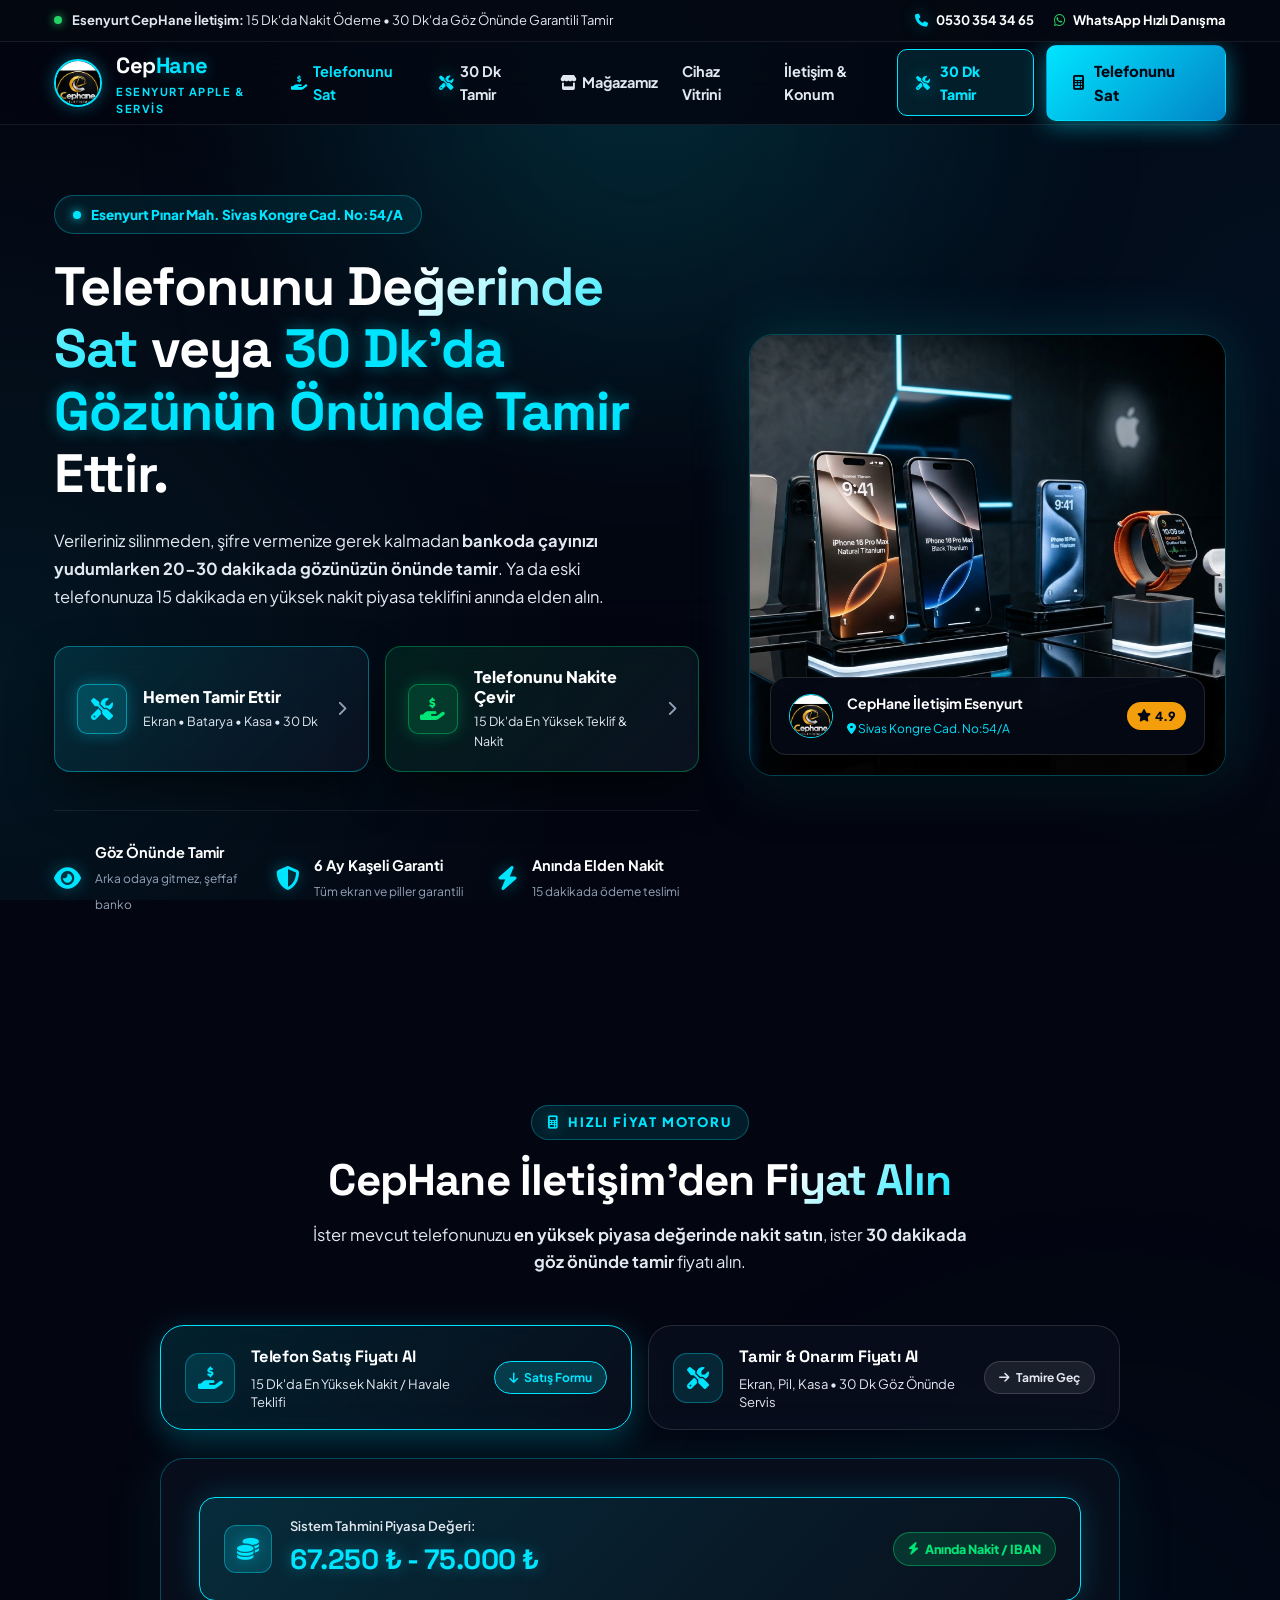
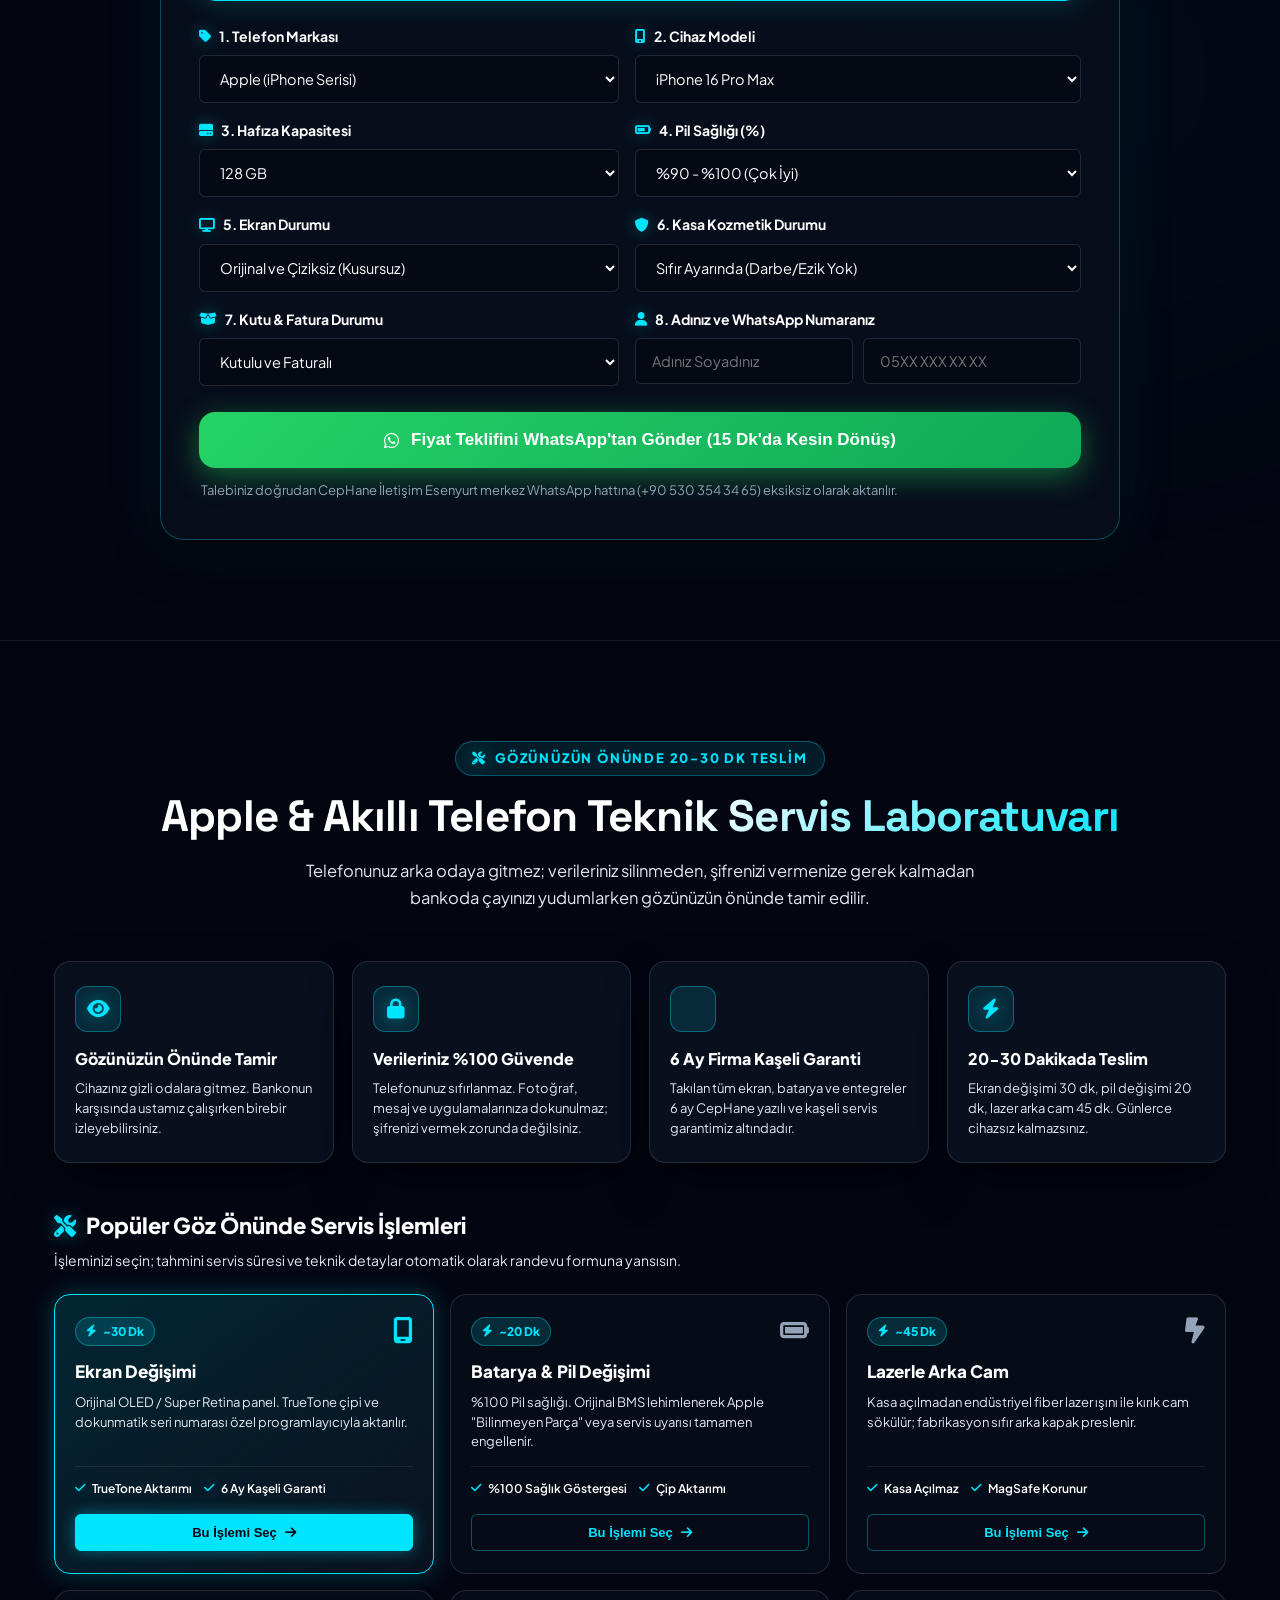
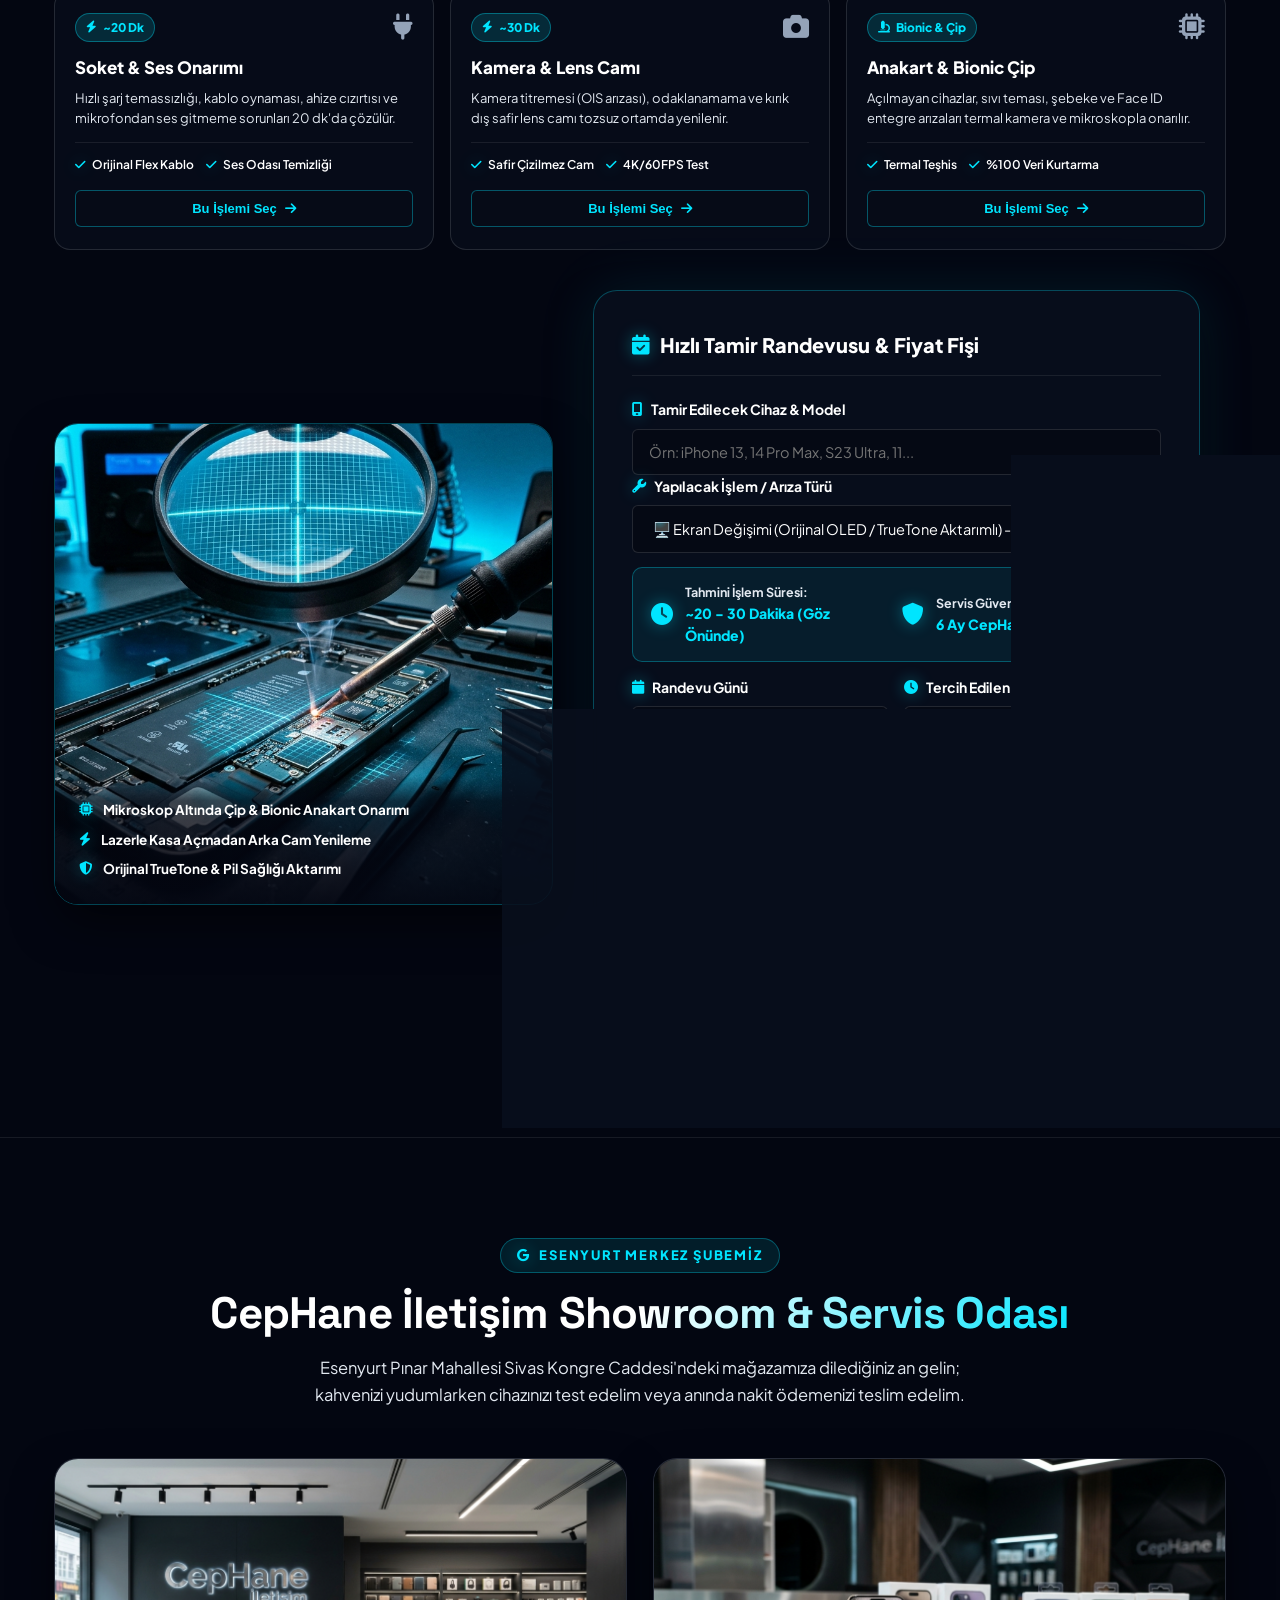
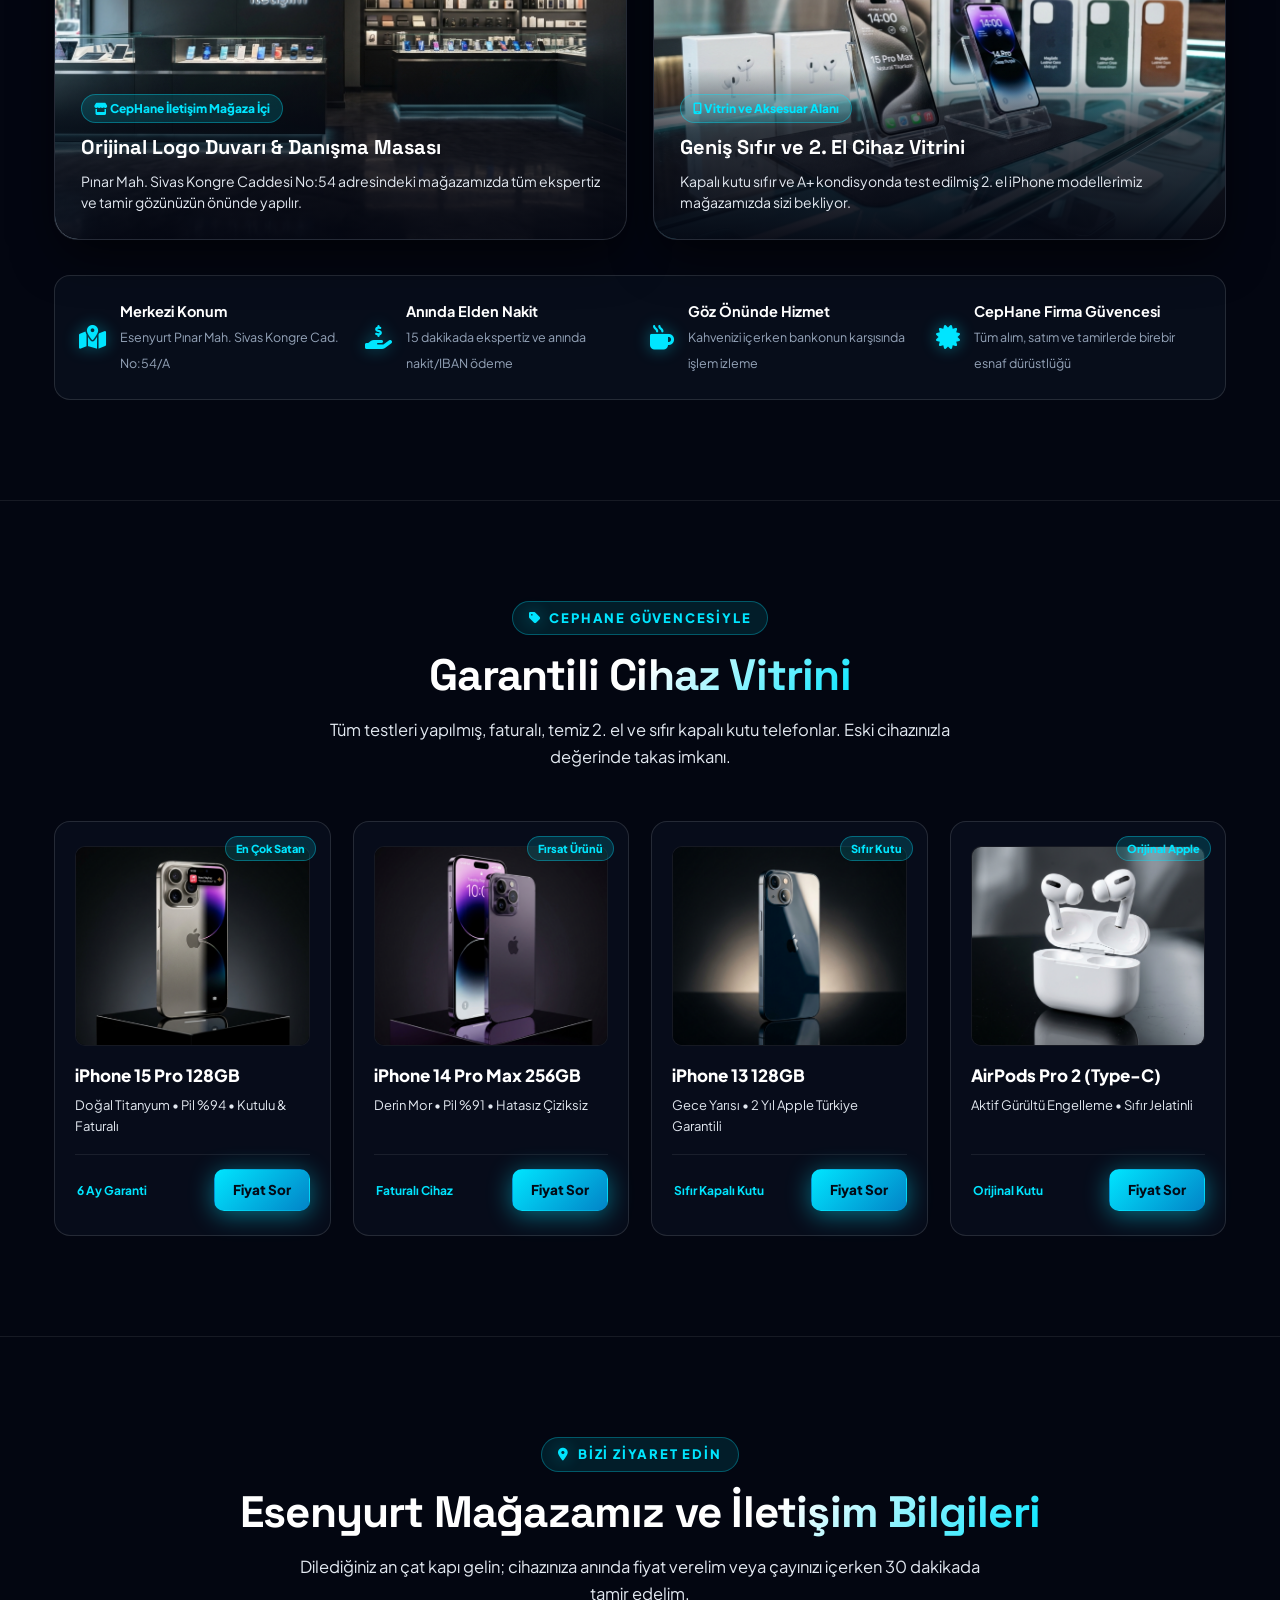
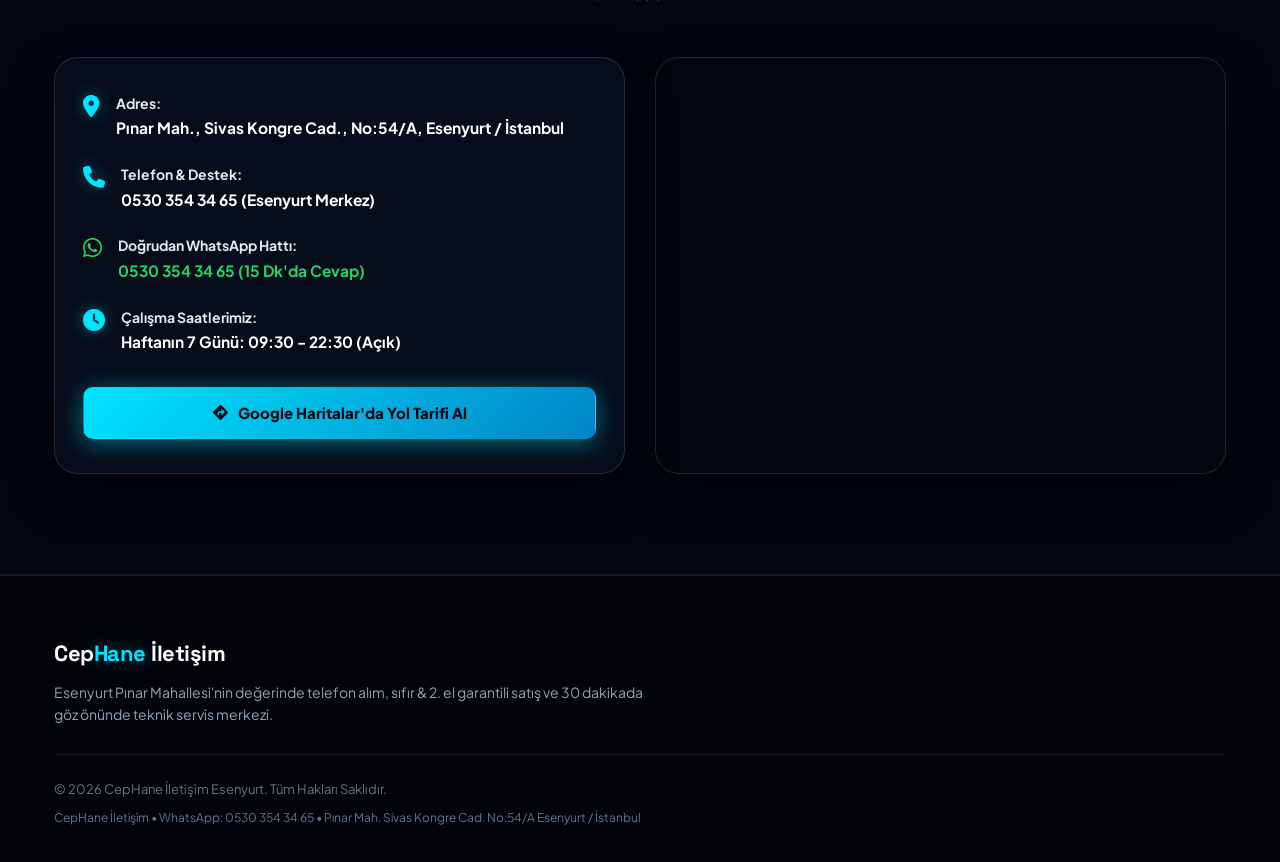
<file: cephane/index.html>
<!DOCTYPE html>
<html lang="tr">
<head>
  <meta charset="UTF-8">
  <meta name="viewport" content="width=device-width, initial-scale=1.0">
  <title>CepHane İletişim Esenyurt | Değerinde Telefon Satışı & 30 Dk Göz Önünde Tamir</title>
  <meta name="description" content="CepHane İletişim Esenyurt: Telefonunuzu 15 dakikada en yüksek nakite çevirin veya gözünüzün önünde 30 dakikada garantili tamir ettirin. WhatsApp: 0530 354 34 65">
  
  <!-- Fonts & Icons -->
  <link rel="preconnect" href="https://fonts.googleapis.com">
  <link rel="preconnect" href="https://fonts.gstatic.com" crossorigin>
  <link href="https://fonts.googleapis.com/css2?family=Plus+Jakarta+Sans:wght@400;500;600;700;800&family=Space+Grotesk:wght@600;700;800&display=swap" rel="stylesheet">
  <link rel="stylesheet" href="https://cdnjs.cloudflare.com/ajax/libs/font-awesome/6.5.1/css/all.min.css">
  
  <link rel="stylesheet" href="style.css?v=3.0">
</head>
<body>

  <!-- Ambient Ambient Glows -->
  <div class="ambient-glow ambient-glow-top"></div>
  <div class="ambient-glow ambient-glow-center"></div>

  <!-- Top Announcement Bar -->
  <div class="top-banner">
    <div class="container top-banner-content">
      <div class="top-badge-pulse">
        <span class="live-dot-green"></span>
        <span><strong>Esenyurt CepHane İletişim:</strong> 15 Dk'da Nakit Ödeme • 30 Dk'da Göz Önünde Garantili Tamir</span>
      </div>
      <div class="top-contacts">
        <a href="tel:05303543465"><i class="fa-solid fa-phone text-cyan"></i> 0530 354 34 65</a>
        <a href="https://wa.me/905303543465?text=Merhaba%20CepHane%20İletişim,%20fiyat%20almak%20istiyorum." target="_blank" class="top-wa-link">
          <i class="fa-brands fa-whatsapp text-whatsapp"></i> WhatsApp Hızlı Danışma
        </a>
      </div>
    </div>
  </div>

  <!-- Navbar -->
  <header class="navbar-wrapper">
    <nav class="container navbar">
      <a href="#hero" class="nav-brand">
        <img src="assets/logo.png" alt="CepHane İletişim Logo" class="brand-logo">
        <div class="brand-text">
          <span class="brand-name">Cep<span class="text-cyan">Hane</span></span>
          <span class="brand-tag">Esenyurt Apple & Servis</span>
        </div>
      </a>

      <div class="nav-links">
        <a href="#degerleme" class="nav-highlight"><i class="fa-solid fa-hand-holding-dollar"></i> Telefonunu Sat</a>
        <a href="#tamir-randevu" class="nav-repair-link"><i class="fa-solid fa-screwdriver-wrench text-cyan"></i> 30 Dk Tamir</a>
        <a href="#magaza"><i class="fa-solid fa-store"></i> Mağazamız</a>
        <a href="#vitrin">Cihaz Vitrini</a>
        <a href="#iletisim">İletişim & Konum</a>
      </div>

      <div class="nav-actions">
        <a href="#tamir-randevu" class="btn btn-nav-repair">
          <i class="fa-solid fa-screwdriver-wrench text-cyan"></i> 30 Dk Tamir
        </a>
        <a href="#degerleme" class="btn btn-primary">
          <i class="fa-solid fa-calculator"></i> Telefonunu Sat
        </a>
      </div>

      <button class="mobile-menu-btn" id="mobileMenuBtn" aria-label="Menü">
        <i class="fa-solid fa-bars"></i>
      </button>
    </nav>
  </header>

  <!-- Mobile Drawer -->
  <div class="mobile-drawer" id="mobileDrawer">
    <a href="#degerleme" class="mobile-nav-link text-cyan"><i class="fa-solid fa-hand-holding-dollar"></i> Telefonunu Sat (Nakit)</a>
    <a href="#tamir-randevu" class="mobile-nav-link"><i class="fa-solid fa-screwdriver-wrench"></i> 30 Dk Tamir Randevusu</a>
    <a href="#magaza" class="mobile-nav-link"><i class="fa-solid fa-store"></i> Mağazamız & Google Fotoğrafları</a>
    <a href="#vitrin" class="mobile-nav-link"><i class="fa-solid fa-mobile-screen"></i> Vitrindeki Cihazlar</a>
    <a href="#iletisim" class="mobile-nav-link"><i class="fa-solid fa-location-dot"></i> İletişim & Konum</a>
    <a href="tel:05303543465" class="btn btn-primary w-full"><i class="fa-solid fa-phone"></i> Hemen Ara (0530 354 34 65)</a>
  </div>

  <!-- HERO SECTION -->
  <section class="hero-section" id="hero">
    <div class="container hero-grid">
      <div class="hero-content">
        <div class="hero-badge">
          <span class="badge-dot"></span>
          <span>Esenyurt Pınar Mah. Sivas Kongre Cad. No:54/A</span>
        </div>
        
        <h1 class="hero-title">
          Telefonunu <span class="gradient-text">Değerinde Sat</span> veya <span class="text-cyan">30 Dk'da Gözünün Önünde Tamir</span> Ettir.
        </h1>
        
        <p class="hero-desc">
          Verileriniz silinmeden, şifre vermenize gerek kalmadan <strong>bankoda çayınızı yudumlarken 20-30 dakikada gözünüzün önünde tamir</strong>. Ya da eski telefonunuza 15 dakikada en yüksek nakit piyasa teklifini anında elden alın.
        </p>

        <!-- İkili Seçici Butonlar -->
        <div class="hero-dual-selector">
          <a href="#tamir-randevu" class="hero-selector-card hero-repair-card">
            <div class="selector-icon"><i class="fa-solid fa-screwdriver-wrench"></i></div>
            <div class="selector-text">
              <strong>Hemen Tamir Ettir</strong>
              <small>Ekran • Batarya • Kasa • 30 Dk</small>
            </div>
            <i class="fa-solid fa-chevron-right selector-arrow"></i>
          </a>

          <a href="#degerleme" class="hero-selector-card hero-tradein-card">
            <div class="selector-icon"><i class="fa-solid fa-hand-holding-dollar"></i></div>
            <div class="selector-text">
              <strong>Telefonunu Nakite Çevir</strong>
              <small>15 Dk'da En Yüksek Teklif & Nakit</small>
            </div>
            <i class="fa-solid fa-chevron-right selector-arrow"></i>
          </a>
        </div>

        <!-- 3 Güven Rozeti -->
        <div class="hero-trust-bar">
          <div class="trust-item">
            <i class="fa-solid fa-eye text-cyan"></i>
            <div>
              <strong>Göz Önünde Tamir</strong>
              <small>Arka odaya gitmez, şeffaf banko</small>
            </div>
          </div>
          <div class="trust-item">
            <i class="fa-solid fa-shield-halved text-cyan"></i>
            <div>
              <strong>6 Ay Kaşeli Garanti</strong>
              <small>Tüm ekran ve piller garantili</small>
            </div>
          </div>
          <div class="trust-item">
            <i class="fa-solid fa-bolt text-cyan"></i>
            <div>
              <strong>Anında Elden Nakit</strong>
              <small>15 dakikada ödeme teslimi</small>
            </div>
          </div>
        </div>
      </div>

      <!-- Hero Visual (Gerçek Cihaz ve Vitrin Görseli) -->
      <div class="hero-visual">
        <div class="visual-frame">
          <img src="assets/hero_devices.jpg" alt="CepHane İletişim Cihaz Vitrini" class="hero-img-main">
          
          <div class="visual-floating-badge">
            <img src="assets/logo.png" alt="CepHane Logo" class="badge-mini-logo">
            <div>
              <strong>CepHane İletişim Esenyurt</strong>
              <small><i class="fa-solid fa-location-dot"></i> Sivas Kongre Cad. No:54/A</small>
            </div>
            <span class="rating-pill"><i class="fa-solid fa-star"></i> 4.9</span>
          </div>
        </div>
      </div>
    </div>
  </section>

  <!-- ========================================================= -->
  <!-- BÖLÜM 1: NET, TEK KART ANINDA DEĞERLEME FORMU             -->
  <!-- ========================================================= -->
  <section class="section-wrapper" id="degerleme">
    <div class="container">
      <div class="section-header text-center">
        <span class="section-tag"><i class="fa-solid fa-calculator text-cyan"></i> Hızlı Fiyat Motoru</span>
        <h2 class="section-title">CepHane İletişim'den <span class="gradient-text">Fiyat Alın</span></h2>
        <p class="section-sub">İster mevcut telefonunuzu <strong>en yüksek piyasa değerinde nakit satın</strong>, ister <strong>30 dakikada göz önünde tamir</strong> fiyatı alın.</p>
      </div>

      <!-- ÇİFTLİ HIZLI GEÇİŞ LİNKLERİ (HEM TELEFON SATIŞI HEM DE TAMİR İÇİN) -->
      <div class="fiyat-nav-switcher">
        <a href="#degerleme" class="fiyat-tab-card active" id="btnSatNav">
          <div class="fiyat-tab-icon"><i class="fa-solid fa-hand-holding-dollar"></i></div>
          <div class="fiyat-tab-info">
            <strong>Telefon Satış Fiyatı Al</strong>
            <span>15 Dk'da En Yüksek Nakit / Havale Teklifi</span>
          </div>
          <span class="fiyat-tab-badge"><i class="fa-solid fa-arrow-down"></i> Satış Formu</span>
        </a>
        <a href="#tamir-randevu" class="fiyat-tab-card" id="btnTamirNav">
          <div class="fiyat-tab-icon"><i class="fa-solid fa-screwdriver-wrench"></i></div>
          <div class="fiyat-tab-info">
            <strong>Tamir & Onarım Fiyatı Al</strong>
            <span>Ekran, Pil, Kasa • 30 Dk Göz Önünde Servis</span>
          </div>
          <span class="fiyat-tab-badge"><i class="fa-solid fa-arrow-right"></i> Tamire Geç</span>
        </a>
      </div>

      <!-- TEK KARTLI KULLANICI DOSTU FORM (ALT ALTA BÖLÜNMEZ, NET VE DÜZENLİ) -->
      <div class="form-card">
        <form id="valuationForm">
          
          <!-- Canlı Tahmini Fiyat Şeridi -->
          <div class="live-price-strip" id="livePriceStrip">
            <div class="lps-icon"><i class="fa-solid fa-coins text-cyan"></i></div>
            <div class="lps-text">
              <span class="lps-label">Sistem Tahmini Piyasa Değeri:</span>
              <strong class="lps-price" id="valLivePrice">25.000 ₺ - 28.000 ₺</strong>
            </div>
            <span class="lps-badge"><i class="fa-solid fa-bolt"></i> Anında Nakit / IBAN</span>
          </div>

          <div class="form-grid-2" style="margin-top: 24px;">
            <!-- 1. Marka -->
            <div class="form-group">
              <label class="form-label"><i class="fa-solid fa-tag text-cyan"></i> 1. Telefon Markası</label>
              <select id="valBrand" class="form-control" required>
                <option value="Apple (iPhone)" selected>Apple (iPhone Serisi)</option>
                <option value="Samsung">Samsung Galaxy Serisi</option>
                <option value="Xiaomi / Redmi / POCO">Xiaomi / Redmi / POCO Serisi</option>
                <option value="Huawei / Oppo / Diğer">Huawei / Oppo / Diğer Markalar</option>
              </select>
            </div>

            <!-- 2. Model -->
            <div class="form-group">
              <label class="form-label"><i class="fa-solid fa-mobile-screen text-cyan"></i> 2. Cihaz Modeli</label>
              <select id="valModel" class="form-control" required>
                <!-- JavaScript tarafından seçilen markaya göre tüm modeller eksiksiz listelenir -->
              </select>
              <input type="text" id="valModelCustom" class="form-control" placeholder="Model adını buraya yazın..." style="display: none; margin-top: 8px;">
            </div>

            <!-- 3. Hafıza -->
            <div class="form-group">
              <label class="form-label"><i class="fa-solid fa-hard-drive text-cyan"></i> 3. Hafıza Kapasitesi</label>
              <select id="valStorage" class="form-control">
                <option value="64 GB">64 GB</option>
                <option value="128 GB" selected>128 GB</option>
                <option value="256 GB">256 GB</option>
                <option value="512 GB">512 GB</option>
                <option value="1 TB">1 TB</option>
              </select>
            </div>

            <!-- 4. Pil Sağlığı -->
            <div class="form-group">
              <label class="form-label"><i class="fa-solid fa-battery-three-quarters text-cyan"></i> 4. Pil Sağlığı (%)</label>
              <select id="valBattery" class="form-control">
                <option value="%90 - %100 (Çok İyi)" selected>%90 - %100 (Çok İyi)</option>
                <option value="%80 - %89 (Normal)">%80 - %89 (Normal)</option>
                <option value="%80 Altı / Servis Uyarısı">%80 Altı / Servis Uyarısı</option>
                <option value="Android / Pil Sağlığı İyi">Android / Pil Sağlığı İyi</option>
              </select>
            </div>

            <!-- 5. Ekran Durumu -->
            <div class="form-group">
              <label class="form-label"><i class="fa-solid fa-display text-cyan"></i> 5. Ekran Durumu</label>
              <select id="valScreen" class="form-control">
                <option value="Orijinal ve Çiziksiz (Kusursuz)" selected>Orijinal ve Çiziksiz (Kusursuz)</option>
                <option value="Hafif Kılcal Çizikler Var">Hafif Kılcal Çizikler Var</option>
                <option value="Kırık / Çatlak (Görüntü Var)">Kırık / Çatlak (Görüntü Var)</option>
                <option value="Ekran Değişmiş (Yan Sanayi/Revize)">Ekran Değişmiş (Yan Sanayi/Revize)</option>
              </select>
            </div>

            <!-- 6. Kasa Kozmetik -->
            <div class="form-group">
              <label class="form-label"><i class="fa-solid fa-shield text-cyan"></i> 6. Kasa Kozmetik Durumu</label>
              <select id="valBody" class="form-control">
                <option value="Sıfır Ayarında (Darbe/Ezik Yok)" selected>Sıfır Ayarında (Darbe/Ezik Yok)</option>
                <option value="Temiz (Normal Kullanım İzleri)">Temiz (Normal Kullanım İzleri)</option>
                <option value="Kenarlarda Ezik veya Çizikler Var">Kenarlarda Ezik veya Çizikler Var</option>
                <option value="Arka Cam Kırık / Kasa Hasarlı">Arka Cam Kırık / Kasa Hasarlı</option>
              </select>
            </div>

            <!-- 7. Kutu & Fatura -->
            <div class="form-group">
              <label class="form-label"><i class="fa-solid fa-box-open text-cyan"></i> 7. Kutu & Fatura Durumu</label>
              <select id="valBoxInvoice" class="form-control">
                <option value="Kutulu ve Faturalı" selected>Kutulu ve Faturalı</option>
                <option value="Sadece Kutusu Var">Sadece Kutusu Var</option>
                <option value="Kutu & Fatura Yok (Sadece Cihaz)">Kutu & Fatura Yok (Sadece Cihaz)</option>
              </select>
            </div>

            <!-- 8. Müşteri Bilgileri -->
            <div class="form-group">
              <label class="form-label"><i class="fa-solid fa-user text-cyan"></i> 8. Adınız ve WhatsApp Numaranız</label>
              <div class="input-twin">
                <input type="text" id="valCustomerName" class="form-control" placeholder="Adınız Soyadınız" required>
                <input type="tel" id="valCustomerPhone" class="form-control" placeholder="05XX XXX XX XX" required>
              </div>
            </div>
          </div>

          <div class="form-submit-box" style="margin-top: 26px;">
            <button type="submit" class="btn btn-whatsapp-giant">
              <i class="fa-brands fa-whatsapp"></i> Fiyat Teklifini WhatsApp'tan Gönder (15 Dk'da Kesin Dönüş)
            </button>
            <p class="submit-note">
              <i class="fa-solid fa-shield-check text-cyan"></i> Talebiniz doğrudan CepHane İletişim Esenyurt merkez WhatsApp hattına (+90 530 354 34 65) eksiksiz olarak aktarılır.
            </p>
          </div>
        </form>
      </div>
    </div>
  </section>

  <!-- ========================================================= -->
  <!-- BÖLÜM 2: APPLE STANDARDINDA TEKNİK SERVİS LABORATUVARI     -->
  <!-- ========================================================= -->
  <section class="section-wrapper" id="tamir-randevu">
    <div class="container">
      <div class="section-header text-center">
        <span class="section-tag"><i class="fa-solid fa-screwdriver-wrench text-cyan"></i> Gözünüzün Önünde 20-30 Dk Teslim</span>
        <h2 class="section-title">Apple & Akıllı Telefon <span class="gradient-text">Teknik Servis Laboratuvarı</span></h2>
        <p class="section-sub">Telefonunuz arka odaya gitmez; verileriniz silinmeden, şifrenizi vermenize gerek kalmadan bankoda çayınızı yudumlarken gözünüzün önünde tamir edilir.</p>
      </div>

      <!-- 4 Temel Müşteri Güven Direği (Tamirde Ezber Bozan Standartlar) -->
      <div class="repair-trust-pillars">
        <div class="repair-pillar-card">
          <div class="pillar-icon"><i class="fa-solid fa-eye text-cyan"></i></div>
          <h4>Gözünüzün Önünde Tamir</h4>
          <p>Cihazınız gizli odalara gitmez. Bankonun karşısında ustamız çalışırken birebir izleyebilirsiniz.</p>
        </div>

        <div class="repair-pillar-card">
          <div class="pillar-icon"><i class="fa-solid fa-lock text-cyan"></i></div>
          <h4>Verileriniz %100 Güvende</h4>
          <p>Telefonunuz sıfırlanmaz. Fotoğraf, mesaj ve uygulamalarınıza dokunulmaz; şifrenizi vermek zorunda değilsiniz.</p>
        </div>

        <div class="repair-pillar-card">
          <div class="pillar-icon"><i class="fa-solid fa-shield-check text-cyan"></i></div>
          <h4>6 Ay Firma Kaşeli Garanti</h4>
          <p>Takılan tüm ekran, batarya ve entegreler 6 ay CepHane yazılı ve kaşeli servis garantimiz altındadır.</p>
        </div>

        <div class="repair-pillar-card">
          <div class="pillar-icon"><i class="fa-solid fa-bolt text-cyan"></i></div>
          <h4>20-30 Dakikada Teslim</h4>
          <p>Ekran değişimi 30 dk, pil değişimi 20 dk, lazer arka cam 45 dk. Günlerce cihazsız kalmazsınız.</p>
        </div>
      </div>

      <!-- İNTERAKTİF POPÜLER TAMİR HİZMET KATALOĞU (1 TIKLA SEÇ) -->
      <div class="repair-catalog-section">
        <div class="repair-catalog-header">
          <h3><i class="fa-solid fa-screwdriver-wrench text-cyan"></i> Popüler Göz Önünde Servis İşlemleri</h3>
          <p>İşleminizi seçin; tahmini servis süresi ve teknik detaylar otomatik olarak randevu formuna yansısın.</p>
        </div>

        <div class="repair-catalog-grid">
          <!-- 1: Ekran Değişimi -->
          <div class="repair-catalog-card active" data-issue="Ekran Değişimi (Orijinal OLED / TrueTone Aktarımlı) - ~30 Dk" data-time="~30 Dakika (Göz Önünde)">
            <div class="r-cat-top">
              <span class="r-cat-badge"><i class="fa-solid fa-bolt"></i> ~30 Dk</span>
              <i class="fa-solid fa-mobile-screen r-cat-icon"></i>
            </div>
            <h4>Ekran Değişimi</h4>
            <p>Orijinal OLED / Super Retina panel. TrueTone çipi ve dokunmatik seri numarası özel programlayıcıyla aktarılır.</p>
            <div class="r-cat-features">
              <span><i class="fa-solid fa-check text-cyan"></i> TrueTone Aktarımı</span>
              <span><i class="fa-solid fa-check text-cyan"></i> 6 Ay Kaşeli Garanti</span>
            </div>
            <button type="button" class="btn-select-repair">Bu İşlemi Seç <i class="fa-solid fa-arrow-right"></i></button>
          </div>

          <!-- 2: Batarya & Pil Değişimi -->
          <div class="repair-catalog-card" data-issue="Batarya & Pil Değişimi (%100 Sağlık / Uyarı Vermez) - ~20 Dk" data-time="~20 Dakika (Göz Önünde)">
            <div class="r-cat-top">
              <span class="r-cat-badge"><i class="fa-solid fa-bolt"></i> ~20 Dk</span>
              <i class="fa-solid fa-battery-full r-cat-icon"></i>
            </div>
            <h4>Batarya & Pil Değişimi</h4>
            <p>%100 Pil sağlığı. Orijinal BMS lehimlenerek Apple "Bilinmeyen Parça" veya servis uyarısı tamamen engellenir.</p>
            <div class="r-cat-features">
              <span><i class="fa-solid fa-check text-cyan"></i> %100 Sağlık Göstergesi</span>
              <span><i class="fa-solid fa-check text-cyan"></i> Çip Aktarımı</span>
            </div>
            <button type="button" class="btn-select-repair">Bu İşlemi Seç <i class="fa-solid fa-arrow-right"></i></button>
          </div>

          <!-- 3: Lazer Arka Cam -->
          <div class="repair-catalog-card" data-issue="Lazerle Arka Cam & Kasa Yenileme (Kasa Açılmadan) - ~45 Dk" data-time="~45 Dakika (Lazer Laboratuvarı)">
            <div class="r-cat-top">
              <span class="r-cat-badge"><i class="fa-solid fa-bolt"></i> ~45 Dk</span>
              <i class="fa-solid fa-bolt-lightning r-cat-icon"></i>
            </div>
            <h4>Lazerle Arka Cam</h4>
            <p>Kasa açılmadan endüstriyel fiber lazer ışını ile kırık cam sökülür; fabrikasyon sıfır arka kapak preslenir.</p>
            <div class="r-cat-features">
              <span><i class="fa-solid fa-check text-cyan"></i> Kasa Açılmaz</span>
              <span><i class="fa-solid fa-check text-cyan"></i> MagSafe Korunur</span>
            </div>
            <button type="button" class="btn-select-repair">Bu İşlemi Seç <i class="fa-solid fa-arrow-right"></i></button>
          </div>

          <!-- 4: Şarj Soketi & Mikrofon -->
          <div class="repair-catalog-card" data-issue="Şarj Soketi / Ahize / Mikrofon Cızırtı Temizliği - ~20 Dk" data-time="~20 Dakika (Göz Önünde)">
            <div class="r-cat-top">
              <span class="r-cat-badge"><i class="fa-solid fa-bolt"></i> ~20 Dk</span>
              <i class="fa-solid fa-plug r-cat-icon"></i>
            </div>
            <h4>Soket & Ses Onarımı</h4>
            <p>Hızlı şarj temassızlığı, kablo oynaması, ahize cızırtısı ve mikrofondan ses gitmeme sorunları 20 dk'da çözülür.</p>
            <div class="r-cat-features">
              <span><i class="fa-solid fa-check text-cyan"></i> Orijinal Flex Kablo</span>
              <span><i class="fa-solid fa-check text-cyan"></i> Ses Odası Temizliği</span>
            </div>
            <button type="button" class="btn-select-repair">Bu İşlemi Seç <i class="fa-solid fa-arrow-right"></i></button>
          </div>

          <!-- 5: Kamera & Safir Cam -->
          <div class="repair-catalog-card" data-issue="Kamera & Safir Lens Camı Değişimi (OIS Odak Titreme) - ~30 Dk" data-time="~30 Dakika (Göz Önünde)">
            <div class="r-cat-top">
              <span class="r-cat-badge"><i class="fa-solid fa-bolt"></i> ~30 Dk</span>
              <i class="fa-solid fa-camera r-cat-icon"></i>
            </div>
            <h4>Kamera & Lens Camı</h4>
            <p>Kamera titremesi (OIS arızası), odaklanamama ve kırık dış safir lens camı tozsuz ortamda yenilenir.</p>
            <div class="r-cat-features">
              <span><i class="fa-solid fa-check text-cyan"></i> Safir Çizilmez Cam</span>
              <span><i class="fa-solid fa-check text-cyan"></i> 4K/60FPS Test</span>
            </div>
            <button type="button" class="btn-select-repair">Bu İşlemi Seç <i class="fa-solid fa-arrow-right"></i></button>
          </div>

          <!-- 6: Anakart & Çip Onarımı -->
          <div class="repair-catalog-card" data-issue="Sıvı Teması Kurtarma veya Anakart Çip Onarımı - İnceleme" data-time="Aynı Gün İnceleme (Mikroskop Altı)">
            <div class="r-cat-top">
              <span class="r-cat-badge"><i class="fa-solid fa-microscope"></i> Bionic & Çip</span>
              <i class="fa-solid fa-microchip r-cat-icon"></i>
            </div>
            <h4>Anakart & Bionic Çip</h4>
            <p>Açılmayan cihazlar, sıvı teması, şebeke ve Face ID entegre arızaları termal kamera ve mikroskopla onarılır.</p>
            <div class="r-cat-features">
              <span><i class="fa-solid fa-check text-cyan"></i> Termal Teşhis</span>
              <span><i class="fa-solid fa-check text-cyan"></i> %100 Veri Kurtarma</span>
            </div>
            <button type="button" class="btn-select-repair">Bu İşlemi Seç <i class="fa-solid fa-arrow-right"></i></button>
          </div>
        </div>
      </div>

      <div class="repair-grid" style="margin-top: 40px;">
        <div class="repair-image-side">
          <img src="assets/repair_lab.jpg" alt="CepHane Hassas Lehim ve Ekran Onarım Laboratuvarı" class="repair-img">
          <div class="repair-badges-box">
            <div class="r-badge"><i class="fa-solid fa-microchip text-cyan"></i> Mikroskop Altında Çip & Bionic Anakart Onarımı</div>
            <div class="r-badge"><i class="fa-solid fa-bolt text-cyan"></i> Lazerle Kasa Açmadan Arka Cam Yenileme</div>
            <div class="r-badge"><i class="fa-solid fa-shield-halved text-cyan"></i> Orijinal TrueTone & Pil Sağlığı Aktarımı</div>
          </div>
        </div>

        <div class="repair-form-side">
          <form id="repairForm" class="form-card compact-card">
            <h3 class="form-title"><i class="fa-solid fa-calendar-check text-cyan"></i> Hızlı Tamir Randevusu & Fiyat Fişi</h3>

            <!-- Cihaz & Model -->
            <div class="form-group">
              <label class="form-label"><i class="fa-solid fa-mobile-screen text-cyan"></i> Tamir Edilecek Cihaz & Model</label>
              <input type="text" id="repModel" list="popularPhoneList" class="form-control" placeholder="Örn: iPhone 13, 14 Pro Max, S23 Ultra, 11..." required>
            </div>

            <!-- Arıza Türü Seçimi -->
            <div class="form-group">
              <label class="form-label"><i class="fa-solid fa-wrench text-cyan"></i> Yapılacak İşlem / Arıza Türü</label>
              <select id="repIssue" class="form-control" required>
                <option value="Ekran Değişimi (Orijinal OLED / TrueTone Aktarımlı) - ~30 Dk">🖥️ Ekran Değişimi (Orijinal OLED / TrueTone Aktarımlı) - ~30 Dk</option>
                <option value="Batarya & Pil Değişimi (%100 Sağlık / Uyarı Vermez) - ~20 Dk">🔋 Batarya & Pil Değişimi (%100 Sağlık / Uyarı Vermez) - ~20 Dk</option>
                <option value="Lazerle Arka Cam & Kasa Yenileme (Kasa Açılmadan) - ~45 Dk">⚡ Lazerle Arka Cam & Kasa Yenileme - ~45 Dk</option>
                <option value="Şarj Soketi / Ahize / Mikrofon Cızırtı Temizliği - ~20 Dk">🔌 Şarj Soketi / Ahize / Mikrofon Onarımı - ~20 Dk</option>
                <option value="Kamera & Safir Lens Camı Değişimi (OIS Odak Titreme) - ~30 Dk">📸 Kamera & Safir Lens Camı Değişimi - ~30 Dk</option>
                <option value="Sıvı Teması Kurtarma veya Anakart Çip Onarımı - İnceleme">🔬 Sıvı Teması veya Anakart / Şarj Entegresi Onarımı</option>
              </select>
            </div>

            <!-- Canlı Süre & Garanti Bilgi Rozeti -->
            <div class="repair-service-banner" id="repairBanner">
              <div class="rep-banner-item">
                <i class="fa-solid fa-clock text-cyan"></i>
                <div>
                  <strong>Tahmini İşlem Süresi:</strong>
                  <span id="repTimeEst">~20 - 30 Dakika (Göz Önünde)</span>
                </div>
              </div>
              <div class="rep-banner-item">
                <i class="fa-solid fa-shield text-cyan"></i>
                <div>
                  <strong>Servis Güvencesi:</strong>
                  <span>6 Ay CepHane Firma Garantili</span>
                </div>
              </div>
            </div>

            <!-- Randevu Tarihi ve Saati -->
            <div class="form-grid-2" style="margin-top: 14px;">
              <div class="form-group">
                <label class="form-label"><i class="fa-solid fa-calendar text-cyan"></i> Randevu Günü</label>
                <select id="repDay" class="form-control">
                  <option value="Bugün (En Hızlı)">Bugün (En Hızlı)</option>
                  <option value="Yarın">Yarın</option>
                  <option value="Hafta İçi Uygun Bir Gün">Hafta İçi Uygun Bir Gün</option>
                  <option value="Hafta Sonu (Cumartesi / Pazar)">Hafta Sonu (Cumartesi / Pazar)</option>
                </select>
              </div>

              <div class="form-group">
                <label class="form-label"><i class="fa-solid fa-clock text-cyan"></i> Tercih Edilen Saat</label>
                <select id="repTime" class="form-control">
                  <option value="10:00 - 12:00 (Sabah)">10:00 - 12:00 (Sabah)</option>
                  <option value="12:00 - 14:00 (Öğle)">12:00 - 14:00 (Öğle)</option>
                  <option value="14:00 - 16:30 (Öğleden Sonra)" selected>14:00 - 16:30 (Öğleden Sonra)</option>
                  <option value="16:30 - 19:00 (Akşamüstü)">16:30 - 19:00 (Akşamüstü)</option>
                  <option value="19:00 - 22:00 (Akşam)">19:00 - 22:00 (Akşam)</option>
                </select>
              </div>
            </div>

            <!-- Müşteri Bilgileri -->
            <div class="form-group" style="margin-top: 14px;">
              <label class="form-label"><i class="fa-solid fa-user text-cyan"></i> İletişim Bilgileriniz</label>
              <div class="input-twin">
                <input type="text" id="repName" class="form-control" placeholder="Adınız Soyadınız" required>
                <input type="tel" id="repPhone" class="form-control" placeholder="05XX XXX XX XX" required>
              </div>
            </div>

            <div class="form-submit-box" style="margin-top: 24px;">
              <button type="submit" class="btn btn-whatsapp-giant" id="btnSubmitRepair">
                <i class="fa-brands fa-whatsapp"></i> Tamir Randevusunu WhatsApp'tan Gönder (15 Dk'da Randevu Teyidi)
              </button>
              <p class="submit-note"><i class="fa-solid fa-circle-check text-cyan"></i> Talebiniz doğrudan CepHane İletişim teknik servis hattına iletilir ve randevu saatiniz anında teyit edilir.</p>
            </div>
          </form>
        </div>
      </div>
    </div>
  </section>

  <!-- ========================================================= -->
  <!-- BÖLÜM 3: GERÇEK MAĞAZAMIZ & GOOGLE FOTOĞRAFLARI (ESENYURT)-->
  <!-- ========================================================= -->
  <section class="section-wrapper" id="magaza">
    <div class="container">
      <div class="section-header text-center">
        <span class="section-tag"><i class="fa-brands fa-google text-cyan"></i> Esenyurt Merkez Şubemiz</span>
        <h2 class="section-title">CepHane İletişim <span class="gradient-text">Showroom & Servis Odası</span></h2>
        <p class="section-sub">Esenyurt Pınar Mahallesi Sivas Kongre Caddesi'ndeki mağazamıza dilediğiniz an gelin; kahvenizi yudumlarken cihazınızı test edelim veya anında nakit ödemenizi teslim edelim.</p>
      </div>

      <div class="store-gallery-grid">
        <div class="store-card">
          <img src="assets/store_interior.jpg" alt="CepHane İletişim Showroom" class="store-card-img">
          <div class="store-card-overlay">
            <span class="store-tag"><i class="fa-solid fa-store"></i> CepHane İletişim Mağaza İçi</span>
            <h3>Orijinal Logo Duvarı & Danışma Masası</h3>
            <p>Pınar Mah. Sivas Kongre Caddesi No:54 adresindeki mağazamızda tüm ekspertiz ve tamir gözünüzün önünde yapılır.</p>
          </div>
        </div>

        <div class="store-card">
          <img src="assets/store_vitrine.jpg" alt="CepHane İletişim Vitrini ve Cihaz Stokları" class="store-card-img">
          <div class="store-card-overlay">
            <span class="store-tag"><i class="fa-solid fa-mobile-screen"></i> Vitrin ve Aksesuar Alanı</span>
            <h3>Geniş Sıfır ve 2. El Cihaz Vitrini</h3>
            <p>Kapalı kutu sıfır ve A+ kondisyonda test edilmiş 2. el iPhone modellerimiz mağazamızda sizi bekliyor.</p>
          </div>
        </div>
      </div>

      <!-- Mağaza Güven Şeridi -->
      <div class="store-features-strip">
        <div class="store-feat-item">
          <i class="fa-solid fa-map-location-dot text-cyan"></i>
          <div>
            <strong>Merkezi Konum</strong>
            <span>Esenyurt Pınar Mah. Sivas Kongre Cad. No:54/A</span>
          </div>
        </div>
        <div class="store-feat-item">
          <i class="fa-solid fa-hand-holding-dollar text-cyan"></i>
          <div>
            <strong>Anında Elden Nakit</strong>
            <span>15 dakikada ekspertiz ve anında nakit/IBAN ödeme</span>
          </div>
        </div>
        <div class="store-feat-item">
          <i class="fa-solid fa-mug-hot text-cyan"></i>
          <div>
            <strong>Göz Önünde Hizmet</strong>
            <span>Kahvenizi içerken bankonun karşısında işlem izleme</span>
          </div>
        </div>
        <div class="store-feat-item">
          <i class="fa-solid fa-certificate text-cyan"></i>
          <div>
            <strong>CepHane Firma Güvencesi</strong>
            <span>Tüm alım, satım ve tamirlerde birebir esnaf dürüstlüğü</span>
          </div>
        </div>
      </div>
    </div>
  </section>

  <!-- ========================================================= -->
  <!-- BÖLÜM 4: VİTRİN: GERÇEK RESİMLİ GARANTİLİ CİHAZLAR         -->
  <!-- ========================================================= -->
  <section class="section-wrapper" id="vitrin">
    <div class="container">
      <div class="section-header text-center">
        <span class="section-tag"><i class="fa-solid fa-tag text-cyan"></i> CepHane Güvencesiyle</span>
        <h2 class="section-title">Garantili <span class="gradient-text">Cihaz Vitrini</span></h2>
        <p class="section-sub">Tüm testleri yapılmış, faturalı, temiz 2. el ve sıfır kapalı kutu telefonlar. Eski cihazınızla değerinde takas imkanı.</p>
      </div>

      <div class="showcase-grid">
        <!-- 1: iPhone 15 Pro -->
        <div class="product-card">
          <div class="product-badge">En Çok Satan</div>
          <div class="product-img-box">
            <img src="assets/iphone15pro.jpg" alt="Apple iPhone 15 Pro Natural Titanium" class="product-real-img">
          </div>
          <h3>iPhone 15 Pro 128GB</h3>
          <p class="product-specs">Doğal Titanyum • Pil %94 • Kutulu & Faturalı</p>
          <div class="product-price-row">
            <span class="product-tag-warranty"><i class="fa-solid fa-shield-check text-cyan"></i> 6 Ay Garanti</span>
            <a href="https://wa.me/905303543465?text=Merhaba%20CepHane%20İletişim,%20vitrindeki%20iPhone%2015%20Pro%20fiyatını%20öğrenmek%20istiyorum." target="_blank" class="btn btn-sm btn-primary">Fiyat Sor</a>
          </div>
        </div>

        <!-- 2: iPhone 14 Pro Max -->
        <div class="product-card">
          <div class="product-badge">Fırsat Ürünü</div>
          <div class="product-img-box">
            <img src="assets/iphone14pro.jpg" alt="Apple iPhone 14 Pro Max Deep Purple" class="product-real-img">
          </div>
          <h3>iPhone 14 Pro Max 256GB</h3>
          <p class="product-specs">Derin Mor • Pil %91 • Hatasız Çiziksiz</p>
          <div class="product-price-row">
            <span class="product-tag-warranty"><i class="fa-solid fa-shield-check text-cyan"></i> Faturalı Cihaz</span>
            <a href="https://wa.me/905303543465?text=Merhaba%20CepHane%20İletişim,%20vitrindeki%20iPhone%2014%20Pro%20Max%20fiyatını%20öğrenmek%20istiyorum." target="_blank" class="btn btn-sm btn-primary">Fiyat Sor</a>
          </div>
        </div>

        <!-- 3: iPhone 13 -->
        <div class="product-card">
          <div class="product-badge">Sıfır Kutu</div>
          <div class="product-img-box">
            <img src="assets/iphone13.jpg" alt="Apple iPhone 13 Midnight" class="product-real-img">
          </div>
          <h3>iPhone 13 128GB</h3>
          <p class="product-specs">Gece Yarısı • 2 Yıl Apple Türkiye Garantili</p>
          <div class="product-price-row">
            <span class="product-tag-warranty"><i class="fa-solid fa-shield-check text-cyan"></i> Sıfır Kapalı Kutu</span>
            <a href="https://wa.me/905303543465?text=Merhaba%20CepHane%20İletişim,%20sıfır%20iPhone%2013%20fiyatı%20nedir?" target="_blank" class="btn btn-sm btn-primary">Fiyat Sor</a>
          </div>
        </div>

        <!-- 4: AirPods Pro 2 -->
        <div class="product-card">
          <div class="product-badge">Orijinal Apple</div>
          <div class="product-img-box">
            <img src="assets/airpodspro.jpg" alt="Apple AirPods Pro 2 Type-C" class="product-real-img">
          </div>
          <h3>AirPods Pro 2 (Type-C)</h3>
          <p class="product-specs">Aktif Gürültü Engelleme • Sıfır Jelatinli</p>
          <div class="product-price-row">
            <span class="product-tag-warranty"><i class="fa-solid fa-shield-check text-cyan"></i> Orijinal Kutu</span>
            <a href="https://wa.me/905303543465?text=Merhaba%20CepHane%20İletişim,%20AirPods%20Pro%202%20stokta%20var%20mı?" target="_blank" class="btn btn-sm btn-primary">Fiyat Sor</a>
          </div>
        </div>
      </div>
    </div>
  </section>

  <!-- ========================================================= -->
  <!-- BÖLÜM 5: KONUM, İLETİŞİM & HARİTA                         -->
  <!-- ========================================================= -->
  <section class="section-wrapper" id="iletisim">
    <div class="container">
      <div class="section-header text-center">
        <span class="section-tag"><i class="fa-solid fa-location-dot text-cyan"></i> Bizi Ziyaret Edin</span>
        <h2 class="section-title">Esenyurt Mağazamız ve <span class="gradient-text">İletişim Bilgileri</span></h2>
        <p class="section-sub">Dilediğiniz an çat kapı gelin; cihazınıza anında fiyat verelim veya çayınızı içerken 30 dakikada tamir edelim.</p>
      </div>

      <div class="contact-grid">
        <div class="contact-info-card">
          <div class="contact-item">
            <i class="fa-solid fa-location-dot text-cyan"></i>
            <div>
              <strong>Adres:</strong>
              <p>Pınar Mah., Sivas Kongre Cad., No:54/A, Esenyurt / İstanbul</p>
            </div>
          </div>

          <div class="contact-item">
            <i class="fa-solid fa-phone text-cyan"></i>
            <div>
              <strong>Telefon & Destek:</strong>
              <p><a href="tel:05303543465" style="color: #fff; text-decoration: none;">0530 354 34 65</a> (Esenyurt Merkez)</p>
            </div>
          </div>

          <div class="contact-item">
            <i class="fa-brands fa-whatsapp text-whatsapp"></i>
            <div>
              <strong>Doğrudan WhatsApp Hattı:</strong>
              <p><a href="https://wa.me/905303543465" target="_blank" style="color: var(--whatsapp); text-decoration: none;">0530 354 34 65 (15 Dk'da Cevap)</a></p>
            </div>
          </div>

          <div class="contact-item">
            <i class="fa-solid fa-clock text-cyan"></i>
            <div>
              <strong>Çalışma Saatlerimiz:</strong>
              <p>Haftanın 7 Günü: 09:30 - 22:30 (Açık)</p>
            </div>
          </div>

          <div class="contact-actions">
            <a href="https://maps.google.com/?q=P%C4%B1nar+Mah.+Sivas+Kongre+Cad.+No:54+Esenyurt+%C4%B0stanbul" target="_blank" class="btn btn-primary w-full">
              <i class="fa-solid fa-diamond-turn-right"></i> Google Haritalar'da Yol Tarifi Al
            </a>
          </div>
        </div>

        <div class="map-card">
          <iframe 
            src="https://www.google.com/maps/embed?pb=!1m18!1m12!1m3!1d3008.8354784407887!2d28.67491177651031!3d41.039801817478644!2m3!1f0!2f0!3f0!3m2!1i1024!2i768!4f13.1!3m3!1m2!1s0x14caa1c9f7ab298b%3A0xe54c1be2727181c0!2sP%C4%B1nar%2C%20Sivas%20Kongre%20Cd.%20No%3A54%2C%2034517%20Esenyurt%2F%C4%B0stanbul!5e0!3m2!1str!2str!4v1719000000000!5m2!1str!2str" 
            width="100%" 
            height="100%" 
            style="border:0; min-height: 380px;" 
            allowfullscreen="" 
            loading="lazy" 
            referrerpolicy="no-referrer-when-downgrade">
          </iframe>
        </div>
      </div>
    </div>
  </section>

  <!-- FOOTER -->
  <footer class="footer">
    <div class="container footer-content">
      <div class="footer-brand">
        <span class="brand-name">Cep<span class="text-cyan">Hane</span> İletişim</span>
        <p>Esenyurt Pınar Mahallesi'nin değerinde telefon alım, sıfır & 2. el garantili satış ve 30 dakikada göz önünde teknik servis merkezi.</p>
      </div>
      <div class="footer-bottom">
        <p>© 2026 CepHane İletişim Esenyurt. Tüm Hakları Saklıdır.</p>
        <p class="footer-sub-text">CepHane İletişim • WhatsApp: 0530 354 34 65 • Pınar Mah. Sivas Kongre Cad. No:54/A Esenyurt / İstanbul</p>
      </div>
    </div>
  </footer>

  <!-- ONAY & TEKLİF İLETİLDİ MODALI -->
  <div class="modal-backdrop" id="confirmModal">
    <div class="modal-card">
      <div class="modal-icon">
        <i class="fa-solid fa-circle-check text-cyan"></i>
      </div>
      <h3 class="modal-title" id="modalTitle">Teklifiniz CepHane Ekibine İletildi! 🎉</h3>
      <div class="modal-summary-box" id="modalSummaryBox"></div>
      <p class="modal-desc" id="modalDesc">
        Bilgileriniz başarıyla alındı. CepHane İletişim ekibimiz 15-20 dakika içinde WhatsApp üzerinden en yüksek nakit teklifimizle size dönüş yapacaktır.
      </p>
      <div class="modal-actions">
        <a href="#" class="btn btn-whatsapp-giant" id="modalWaLink" target="_blank">
          <i class="fa-brands fa-whatsapp"></i> WhatsApp Konuşmasını Aç
        </a>
        <button type="button" class="btn btn-outline" id="modalCloseBtn">Tamam, Kapat</button>
      </div>
    </div>
  </div>

  <!-- Mobile Floating Sticky Bar -->
  <div class="mobile-sticky-bar">
    <a href="#tamir-randevu" class="sticky-btn sticky-repair">
      <i class="fa-solid fa-screwdriver-wrench"></i> 30 Dk Tamir
    </a>
    <a href="#degerleme" class="sticky-btn sticky-tradein">
      <i class="fa-solid fa-calculator"></i> Telefonunu Sat
    </a>
    <a href="https://wa.me/905303543465?text=Merhaba%20CepHane%20İletişim,%20fiyat%20öğrenmek%20istiyorum." target="_blank" class="sticky-btn sticky-whatsapp">
      <i class="fa-brands fa-whatsapp"></i> WhatsApp
    </a>
  </div>

  <script src="app.js?v=3.0"></script>
</body>
</html>
</file>
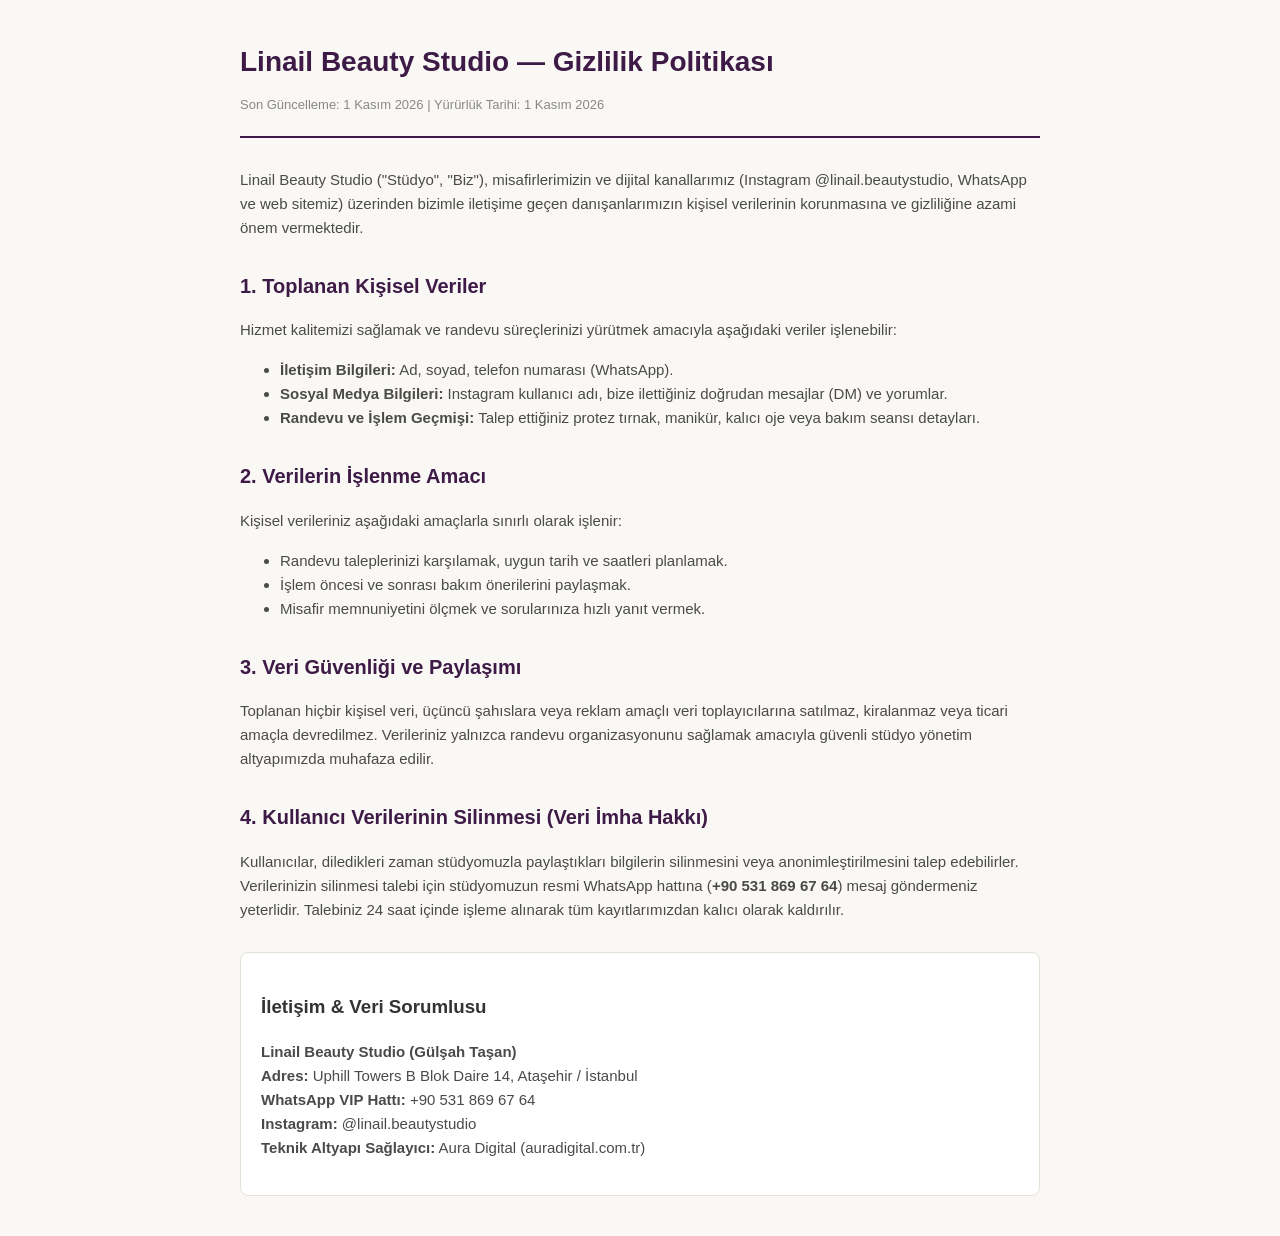
<file: linail-gizlilik.html>
<!DOCTYPE html>
<html lang="tr">
<head>
    <meta charset="UTF-8">
    <meta name="viewport" content="width=device-width, initial-scale=1.0">
    <title>Gizlilik Politikası | Linail Beauty Studio</title>
    <style>
        body {
            font-family: -apple-system, BlinkMacSystemFont, "Segoe UI", Roboto, Helvetica, Arial, sans-serif;
            line-height: 1.6;
            color: #333;
            max-width: 800px;
            margin: 40px auto;
            padding: 0 20px;
            background-color: #FAF8F5;
        }
        .header {
            border-bottom: 2px solid #3E1B47;
            padding-bottom: 20px;
            margin-bottom: 30px;
        }
        h1 {
            color: #3E1B47;
            font-size: 28px;
            margin: 0 0 10px 0;
        }
        h2 {
            color: #3E1B47;
            font-size: 20px;
            margin-top: 30px;
        }
        p, li {
            font-size: 15px;
            color: #4A4A4A;
        }
        .meta-info {
            font-size: 13px;
            color: #888;
        }
        .contact-box {
            background: #fff;
            padding: 20px;
            border-radius: 8px;
            border: 1px solid #E5E0D8;
            margin-top: 30px;
        }
    </style>
</head>
<body>
    <div class="header">
        <h1>Linail Beauty Studio — Gizlilik Politikası</h1>
        <div class="meta-info">Son Güncelleme: 1 Kasım 2026 | Yürürlük Tarihi: 1 Kasım 2026</div>
    </div>

    <p>Linail Beauty Studio ("Stüdyo", "Biz"), misafirlerimizin ve dijital kanallarımız (Instagram @linail.beautystudio, WhatsApp ve web sitemiz) üzerinden bizimle iletişime geçen danışanlarımızın kişisel verilerinin korunmasına ve gizliliğine azami önem vermektedir.</p>

    <h2>1. Toplanan Kişisel Veriler</h2>
    <p>Hizmet kalitemizi sağlamak ve randevu süreçlerinizi yürütmek amacıyla aşağıdaki veriler işlenebilir:</p>
    <ul>
        <li><strong>İletişim Bilgileri:</strong> Ad, soyad, telefon numarası (WhatsApp).</li>
        <li><strong>Sosyal Medya Bilgileri:</strong> Instagram kullanıcı adı, bize ilettiğiniz doğrudan mesajlar (DM) ve yorumlar.</li>
        <li><strong>Randevu ve İşlem Geçmişi:</strong> Talep ettiğiniz protez tırnak, manikür, kalıcı oje veya bakım seansı detayları.</li>
    </ul>

    <h2>2. Verilerin İşlenme Amacı</h2>
    <p>Kişisel verileriniz aşağıdaki amaçlarla sınırlı olarak işlenir:</p>
    <ul>
        <li>Randevu taleplerinizi karşılamak, uygun tarih ve saatleri planlamak.</li>
        <li>İşlem öncesi ve sonrası bakım önerilerini paylaşmak.</li>
        <li>Misafir memnuniyetini ölçmek ve sorularınıza hızlı yanıt vermek.</li>
    </ul>

    <h2>3. Veri Güvenliği ve Paylaşımı</h2>
    <p>Toplanan hiçbir kişisel veri, üçüncü şahıslara veya reklam amaçlı veri toplayıcılarına satılmaz, kiralanmaz veya ticari amaçla devredilmez. Verileriniz yalnızca randevu organizasyonunu sağlamak amacıyla güvenli stüdyo yönetim altyapımızda muhafaza edilir.</p>

    <h2>4. Kullanıcı Verilerinin Silinmesi (Veri İmha Hakkı)</h2>
    <p>Kullanıcılar, diledikleri zaman stüdyomuzla paylaştıkları bilgilerin silinmesini veya anonimleştirilmesini talep edebilirler. Verilerinizin silinmesi talebi için stüdyomuzun resmi WhatsApp hattına (<strong>+90 531 869 67 64</strong>) mesaj göndermeniz yeterlidir. Talebiniz 24 saat içinde işleme alınarak tüm kayıtlarımızdan kalıcı olarak kaldırılır.</p>

    <div class="contact-box">
        <h3>İletişim & Veri Sorumlusu</h3>
        <p><strong>Linail Beauty Studio (Gülşah Taşan)</strong><br>
        <strong>Adres:</strong> Uphill Towers B Blok Daire 14, Ataşehir / İstanbul<br>
        <strong>WhatsApp VIP Hattı:</strong> +90 531 869 67 64<br>
        <strong>Instagram:</strong> @linail.beautystudio<br>
        <strong>Teknik Altyapı Sağlayıcı:</strong> Aura Digital (auradigital.com.tr)</p>
    </div>
</body>
</html>
</file>
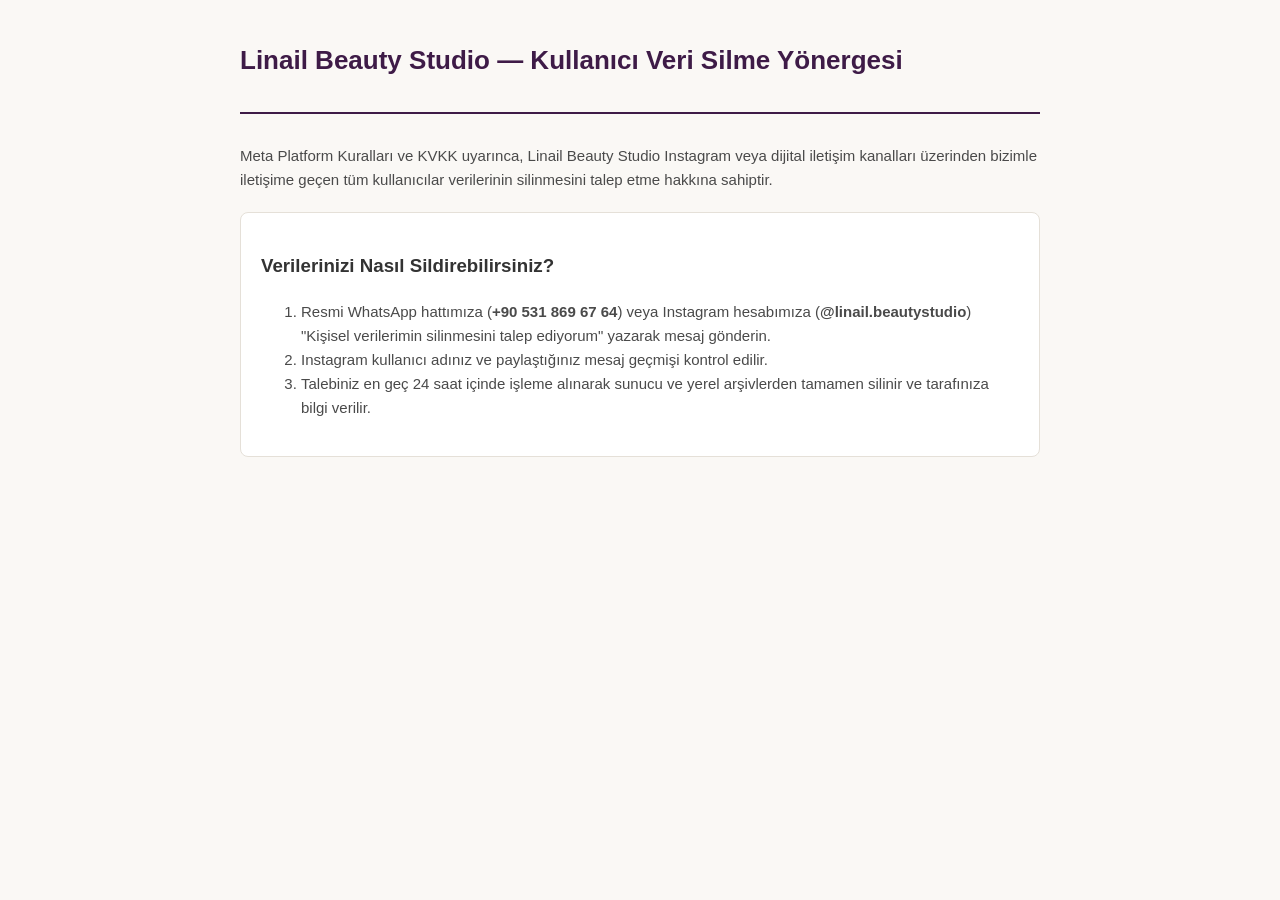
<file: linail-veri-silme.html>
<!DOCTYPE html>
<html lang="tr">
<head>
    <meta charset="UTF-8">
    <meta name="viewport" content="width=device-width, initial-scale=1.0">
    <title>Kullanıcı Veri Silme Yönergesi | Linail Beauty Studio</title>
    <style>
        body {
            font-family: -apple-system, BlinkMacSystemFont, "Segoe UI", Roboto, Helvetica, Arial, sans-serif;
            line-height: 1.6;
            color: #333;
            max-width: 800px;
            margin: 40px auto;
            padding: 0 20px;
            background-color: #FAF8F5;
        }
        .header {
            border-bottom: 2px solid #3E1B47;
            padding-bottom: 20px;
            margin-bottom: 30px;
        }
        h1 {
            color: #3E1B47;
            font-size: 26px;
            margin: 0 0 10px 0;
        }
        p, li {
            font-size: 15px;
            color: #4A4A4A;
        }
        .box {
            background: #fff;
            padding: 20px;
            border-radius: 8px;
            border: 1px solid #E5E0D8;
            margin-top: 20px;
        }
    </style>
</head>
<body>
    <div class="header">
        <h1>Linail Beauty Studio — Kullanıcı Veri Silme Yönergesi</h1>
    </div>

    <p>Meta Platform Kuralları ve KVKK uyarınca, Linail Beauty Studio Instagram veya dijital iletişim kanalları üzerinden bizimle iletişime geçen tüm kullanıcılar verilerinin silinmesini talep etme hakkına sahiptir.</p>

    <div class="box">
        <h3>Verilerinizi Nasıl Sildirebilirsiniz?</h3>
        <ol>
            <li>Resmi WhatsApp hattımıza (<strong>+90 531 869 67 64</strong>) veya Instagram hesabımıza (<strong>@linail.beautystudio</strong>) "Kişisel verilerimin silinmesini talep ediyorum" yazarak mesaj gönderin.</li>
            <li>Instagram kullanıcı adınız ve paylaştığınız mesaj geçmişi kontrol edilir.</li>
            <li>Talebiniz en geç 24 saat içinde işleme alınarak sunucu ve yerel arşivlerden tamamen silinir ve tarafınıza bilgi verilir.</li>
        </ol>
    </div>
</body>
</html>
</file>
<file: cephane/style.css>
/* ==========================================================================
   CEPHANE İLETİŞİM ESENYURT - ULTRA LUXURY CYBER DESIGN SYSTEM
   Apple / Vercel / Getmobil Caliber Responsive Architecture
   ========================================================================== */

:root {
  /* Renk Paleti - Derin Kozmik Camgöbeği & Titanyum */
  --bg-dark: #030611;
  --bg-deep: #050a18;
  --bg-card: rgba(11, 18, 33, 0.75);
  --bg-card-hover: rgba(16, 27, 49, 0.9);
  --bg-surface: #0e172a;
  
  --border-subtle: rgba(255, 255, 255, 0.08);
  --border-glass: rgba(255, 255, 255, 0.12);
  --border-cyan: rgba(0, 229, 255, 0.35);
  
  --pure-white: #ffffff;
  --titanium-silver: #e2e8f0;
  --text-dim: #94a3b8;
  --text-muted: #64748b;
  
  /* Neon Elektrik Mavisi & Zümrüt */
  --cyan-bright: #00e5ff;
  --cyan-deep: #0284c7;
  --cyan-glow: rgba(0, 229, 255, 0.35);
  
  --emerald-bright: #00e676;
  --emerald-glow: rgba(0, 230, 118, 0.3);
  
  --whatsapp: #25d366;
  --whatsapp-hover: #1ebd5a;
  
  --radius-xs: 6px;
  --radius-sm: 10px;
  --radius-md: 16px;
  --radius-lg: 24px;
  --radius-full: 9999px;
  
  --shadow-card: 0 20px 50px -10px rgba(0, 0, 0, 0.7);
  --shadow-glow: 0 0 35px rgba(0, 229, 255, 0.25);
  
  --font-main: 'Plus Jakarta Sans', -apple-system, BlinkMacSystemFont, sans-serif;
  --font-heading: 'Space Grotesk', var(--font-main);
  
  --transition: all 0.25s cubic-bezier(0.16, 1, 0.3, 1);
}

/* Base Reset */
* { box-sizing: border-box; margin: 0; padding: 0; }
html { scroll-behavior: smooth; font-size: 16px; }

body {
  background-color: var(--bg-dark);
  background-image: 
    radial-gradient(circle at 50% 0%, rgba(0, 229, 255, 0.12) 0%, transparent 45%),
    radial-gradient(circle at 100% 35%, rgba(2, 132, 199, 0.08) 0%, transparent 40%),
    radial-gradient(circle at 0% 75%, rgba(0, 229, 255, 0.07) 0%, transparent 40%);
  background-attachment: fixed;
  color: var(--pure-white);
  font-family: var(--font-main);
  line-height: 1.6;
  overflow-x: hidden;
  padding-bottom: 80px;
  -webkit-font-smoothing: antialiased;
}

@media (min-width: 768px) {
  body { padding-bottom: 0; }
}

/* Ambient Background Lights */
.ambient-glow {
  position: absolute;
  border-radius: 50%;
  filter: blur(140px);
  pointer-events: none;
  z-index: 0;
}
.ambient-glow-top {
  top: -100px;
  left: 50%;
  transform: translateX(-50%);
  width: 700px;
  height: 450px;
  background: radial-gradient(circle, rgba(0, 229, 255, 0.15) 0%, transparent 70%);
}
.ambient-glow-center {
  top: 1400px;
  right: -100px;
  width: 550px;
  height: 550px;
  background: radial-gradient(circle, rgba(2, 132, 199, 0.12) 0%, transparent 70%);
}
.ambient-glow-bottom {
  top: 2600px;
  left: -100px;
  width: 600px;
  height: 600px;
  background: radial-gradient(circle, rgba(0, 229, 255, 0.1) 0%, transparent 70%);
}

.container {
  width: 100%;
  max-width: 1220px;
  margin: 0 auto;
  padding: 0 24px;
  position: relative;
  z-index: 1;
}

.section-wrapper {
  padding: 100px 0;
  border-bottom: 1px solid var(--border-subtle);
  position: relative;
}

.bg-card-surface {
  background: rgba(8, 14, 26, 0.6);
  backdrop-filter: blur(20px);
}

/* Typography & Utility */
.text-cyan { color: var(--cyan-bright) !important; text-shadow: 0 0 16px rgba(0, 229, 255, 0.4); }
.text-whatsapp { color: var(--whatsapp) !important; }
.text-center { text-align: center; }
.w-full { width: 100%; }

.gradient-text {
  background: linear-gradient(135deg, #ffffff 20%, var(--cyan-bright) 100%);
  -webkit-background-clip: text;
  -webkit-text-fill-color: transparent;
  font-weight: 800;
}

/* Section Headers */
.section-header { margin-bottom: 50px; }
.section-tag {
  display: inline-flex;
  align-items: center;
  gap: 8px;
  font-size: 13px;
  font-weight: 800;
  text-transform: uppercase;
  color: var(--cyan-bright);
  letter-spacing: 1.8px;
  margin-bottom: 14px;
  background: rgba(0, 229, 255, 0.1);
  border: 1px solid rgba(0, 229, 255, 0.3);
  padding: 6px 16px;
  border-radius: var(--radius-full);
}
.section-title {
  font-family: var(--font-heading);
  font-size: 34px;
  font-weight: 800;
  letter-spacing: -0.8px;
  margin-bottom: 14px;
  color: var(--pure-white);
  line-height: 1.2;
}
@media (min-width: 768px) { .section-title { font-size: 44px; } }
.section-sub {
  color: var(--titanium-silver);
  font-size: 16.5px;
  max-width: 680px;
  margin: 0 auto;
  line-height: 1.65;
}

/* Buttons */
.btn {
  display: inline-flex;
  align-items: center;
  justify-content: center;
  gap: 10px;
  padding: 13px 26px;
  border-radius: var(--radius-sm);
  font-size: 15px;
  font-weight: 800;
  text-decoration: none;
  cursor: pointer;
  transition: var(--transition);
  border: 1px solid transparent;
  outline: none;
}
.btn-primary {
  background: linear-gradient(135deg, #00e5ff 0%, #0284c7 100%);
  color: #030a16 !important;
  box-shadow: 0 4px 25px rgba(0, 229, 255, 0.45);
}
.btn-primary:hover {
  transform: translateY(-2px);
  box-shadow: 0 8px 32px rgba(0, 229, 255, 0.7);
}
.btn-outline {
  background: rgba(255, 255, 255, 0.05);
  color: var(--pure-white);
  border-color: rgba(255, 255, 255, 0.18);
  backdrop-filter: blur(10px);
}
.btn-outline:hover {
  background: rgba(0, 229, 255, 0.12);
  border-color: var(--cyan-bright);
  color: var(--cyan-bright);
  transform: translateY(-2px);
}
.btn-lg { padding: 16px 34px; font-size: 16px; border-radius: var(--radius-md); }
.btn-sm { padding: 9px 18px; font-size: 13.5px; }

.btn-whatsapp-giant {
  background: linear-gradient(135deg, #25d366 0%, #0fa958 100%);
  color: #ffffff !important;
  padding: 18px 32px;
  border-radius: var(--radius-md);
  font-size: 17px;
  font-weight: 800;
  border: none;
  box-shadow: 0 8px 30px rgba(37, 211, 102, 0.45);
  cursor: pointer;
  display: inline-flex;
  align-items: center;
  justify-content: center;
  gap: 12px;
  width: 100%;
  transition: var(--transition);
}
.btn-whatsapp-giant:hover {
  transform: translateY(-2px);
  box-shadow: 0 12px 40px rgba(37, 211, 102, 0.65);
}

/* ==========================================================================
   TOP BANNER & NAVBAR
   ========================================================================== */
.top-banner {
  background: rgba(4, 8, 17, 0.95);
  border-bottom: 1px solid var(--border-subtle);
  padding: 10px 0;
  font-size: 13px;
  color: var(--titanium-silver);
  position: relative;
  z-index: 1001;
}
.top-banner-content {
  display: flex;
  justify-content: space-between;
  align-items: center;
  flex-wrap: wrap;
  gap: 12px;
}
.top-badge-pulse {
  display: flex;
  align-items: center;
  gap: 10px;
}
.live-dot-green {
  width: 8px;
  height: 8px;
  background-color: var(--whatsapp);
  border-radius: 50%;
  box-shadow: 0 0 10px var(--whatsapp);
  animation: pulseDot 1.6s infinite ease-out;
}
@keyframes pulseDot {
  0% { transform: scale(0.9); opacity: 0.8; }
  50% { transform: scale(1.4); opacity: 1; }
  100% { transform: scale(0.9); opacity: 0.8; }
}
.top-contacts { display: flex; gap: 20px; align-items: center; }
.top-contacts a {
  color: var(--pure-white);
  text-decoration: none;
  font-weight: 700;
  display: flex;
  align-items: center;
  gap: 8px;
  transition: color 0.2s ease;
}
.top-contacts a:hover { color: var(--cyan-bright); }

/* Navbar */
.navbar-wrapper {
  position: sticky;
  top: 0;
  z-index: 1000;
  background: rgba(3, 6, 17, 0.85);
  backdrop-filter: blur(20px);
  border-bottom: 1px solid var(--border-subtle);
}
.navbar {
  display: flex;
  justify-content: space-between;
  align-items: center;
  height: 82px;
}
.nav-brand {
  display: flex;
  align-items: center;
  gap: 14px;
  text-decoration: none;
}
.brand-logo {
  width: 48px;
  height: 48px;
  border-radius: 50%;
  object-fit: cover;
  border: 2px solid var(--cyan-bright);
  box-shadow: 0 0 16px rgba(0, 229, 255, 0.35);
}
.brand-text { display: flex; flex-direction: column; }
.brand-name {
  font-family: var(--font-heading);
  font-size: 22px;
  font-weight: 800;
  color: var(--pure-white);
  letter-spacing: -0.5px;
}
.brand-tag {
  font-size: 11px;
  color: var(--cyan-bright);
  text-transform: uppercase;
  letter-spacing: 1.5px;
  font-weight: 700;
}
.nav-links { display: none; gap: 24px; align-items: center; }
@media (min-width: 992px) { .nav-links { display: flex; } }
.nav-links a {
  color: var(--titanium-silver);
  text-decoration: none;
  font-size: 14.5px;
  font-weight: 700;
  display: flex;
  align-items: center;
  gap: 6px;
  transition: all 0.2s ease;
}
.nav-links a:hover, .nav-links a.nav-highlight {
  color: var(--cyan-bright);
}
.nav-actions { display: none; align-items: center; gap: 12px; }
@media (min-width: 768px) { .nav-actions { display: flex; } }

.btn-nav-repair {
  background: rgba(0, 229, 255, 0.1);
  color: var(--cyan-bright);
  border: 1.5px solid var(--cyan-bright);
  font-weight: 800;
  padding: 10px 18px;
  border-radius: var(--radius-sm);
  font-size: 14px;
  text-decoration: none;
  transition: all 0.2s ease;
}
.btn-nav-repair:hover {
  background: var(--cyan-bright);
  color: #030611 !important;
  box-shadow: 0 0 20px rgba(0, 229, 255, 0.5);
  transform: translateY(-2px);
}

.mobile-menu-btn {
  display: block;
  background: none;
  border: none;
  color: var(--pure-white);
  font-size: 24px;
  cursor: pointer;
}
@media (min-width: 992px) { .mobile-menu-btn { display: none; } }

/* Mobile Drawer */
.mobile-drawer {
  display: none;
  background: #060b17;
  border-bottom: 2px solid var(--cyan-bright);
  padding: 24px;
  flex-direction: column;
  gap: 16px;
}
.mobile-drawer.active { display: flex; }
.mobile-nav-link {
  color: var(--pure-white);
  text-decoration: none;
  font-size: 16px;
  font-weight: 700;
  padding: 12px 0;
  border-bottom: 1px solid var(--border-subtle);
  display: flex;
  align-items: center;
  gap: 12px;
}

/* ==========================================================================
   HERO SECTION & DUAL ACTION
   ========================================================================== */
.hero-section {
  padding: 70px 0 90px;
  position: relative;
}
.hero-grid {
  display: grid;
  grid-template-columns: 1fr;
  gap: 50px;
  align-items: center;
}
@media (min-width: 992px) {
  .hero-grid { grid-template-columns: 1.15fr 0.85fr; }
}

.hero-badge {
  display: inline-flex;
  align-items: center;
  gap: 10px;
  background: rgba(0, 229, 255, 0.08);
  border: 1px solid rgba(0, 229, 255, 0.3);
  padding: 8px 18px;
  border-radius: var(--radius-full);
  font-size: 13.5px;
  color: var(--cyan-bright);
  font-weight: 800;
  margin-bottom: 22px;
}
.badge-dot {
  width: 8px;
  height: 8px;
  background-color: var(--cyan-bright);
  border-radius: 50%;
  box-shadow: 0 0 10px var(--cyan-bright);
}

.hero-title {
  font-family: var(--font-heading);
  font-size: 38px;
  font-weight: 800;
  line-height: 1.15;
  letter-spacing: -1px;
  margin-bottom: 22px;
  color: var(--pure-white);
}
@media (min-width: 768px) { .hero-title { font-size: 48px; } }
@media (min-width: 1200px) { .hero-title { font-size: 54px; } }

.hero-desc {
  font-size: 16.5px;
  color: var(--titanium-silver);
  line-height: 1.7;
  margin-bottom: 35px;
  max-width: 580px;
}

/* İkili Hizmet Seçici (Tamir vs Satış) */
.hero-dual-selector {
  display: grid;
  grid-template-columns: 1fr;
  gap: 16px;
  margin-bottom: 38px;
}
@media (min-width: 600px) {
  .hero-dual-selector { grid-template-columns: 1fr 1fr; }
}

.hero-selector-card {
  display: flex;
  align-items: center;
  gap: 16px;
  padding: 20px 22px;
  border-radius: var(--radius-md);
  text-decoration: none;
  background: rgba(14, 23, 42, 0.75);
  border: 1.5px solid var(--border-glass);
  backdrop-filter: blur(14px);
  position: relative;
  overflow: hidden;
  transition: var(--transition);
  box-shadow: var(--shadow-card);
}
.hero-repair-card {
  border-color: rgba(0, 229, 255, 0.4);
  background: linear-gradient(135deg, rgba(0, 229, 255, 0.12) 0%, rgba(11, 18, 33, 0.95) 100%);
}
.hero-repair-card:hover {
  border-color: var(--cyan-bright);
  transform: translateY(-4px);
  box-shadow: 0 16px 45px rgba(0, 229, 255, 0.28);
}
.hero-tradein-card {
  border-color: rgba(0, 230, 118, 0.35);
  background: linear-gradient(135deg, rgba(0, 230, 118, 0.1) 0%, rgba(11, 18, 33, 0.95) 100%);
}
.hero-tradein-card:hover {
  border-color: var(--emerald-bright);
  transform: translateY(-4px);
  box-shadow: 0 16px 45px rgba(0, 230, 118, 0.25);
}

.selector-icon {
  width: 50px;
  height: 50px;
  border-radius: var(--radius-sm);
  display: flex;
  align-items: center;
  justify-content: center;
  font-size: 22px;
  flex-shrink: 0;
}
.hero-repair-card .selector-icon {
  background: rgba(0, 229, 255, 0.18);
  color: var(--cyan-bright);
  border: 1px solid rgba(0, 229, 255, 0.5);
  box-shadow: 0 0 16px rgba(0, 229, 255, 0.3);
}
.hero-tradein-card .selector-icon {
  background: rgba(0, 230, 118, 0.15);
  color: var(--emerald-bright);
  border: 1px solid rgba(0, 230, 118, 0.4);
  box-shadow: 0 0 16px rgba(0, 230, 118, 0.25);
}
.selector-text strong {
  display: block;
  font-size: 16px;
  font-weight: 800;
  color: var(--pure-white);
  line-height: 1.25;
  margin-bottom: 4px;
}
.selector-text small {
  display: block;
  font-size: 12.5px;
  color: var(--titanium-silver);
}
.selector-arrow {
  color: var(--text-dim);
  font-size: 15px;
  transition: transform 0.25s ease, color 0.25s ease;
  margin-left: auto;
}
.hero-selector-card:hover .selector-arrow {
  transform: translateX(4px);
  color: var(--pure-white);
}

/* Hero Trust Bar */
.hero-trust-bar {
  display: grid;
  grid-template-columns: repeat(auto-fit, minmax(160px, 1fr));
  gap: 20px;
  border-top: 1px solid var(--border-subtle);
  padding-top: 30px;
}
.trust-item {
  display: flex;
  align-items: center;
  gap: 14px;
}
.trust-item i { font-size: 24px; }
.trust-item strong { display: block; font-size: 14.5px; color: var(--pure-white); }
.trust-item small { font-size: 12px; color: var(--text-dim); }

/* Hero Visual */
.visual-frame {
  position: relative;
  border-radius: var(--radius-lg);
  overflow: hidden;
  box-shadow: var(--shadow-card), 0 0 60px rgba(0, 229, 255, 0.18);
  border: 1.5px solid rgba(0, 229, 255, 0.28);
}
.hero-img-main {
  width: 100%;
  height: 440px;
  object-fit: cover;
  display: block;
}
.visual-floating-badge {
  position: absolute;
  bottom: 20px;
  left: 20px;
  right: 20px;
  background: rgba(5, 9, 20, 0.92);
  backdrop-filter: blur(16px);
  border: 1px solid var(--border-glass);
  border-radius: var(--radius-md);
  padding: 14px 18px;
  display: flex;
  align-items: center;
  gap: 14px;
}
.badge-mini-logo {
  width: 44px;
  height: 44px;
  border-radius: 50%;
  border: 1.5px solid var(--cyan-bright);
}
.visual-floating-badge strong { display: block; font-size: 14px; color: var(--pure-white); }
.visual-floating-badge small { font-size: 12px; color: var(--cyan-bright); }
.rating-pill {
  margin-left: auto;
  background: #f59e0b;
  color: #040814;
  font-weight: 800;
  font-size: 12.5px;
  padding: 4px 10px;
  border-radius: var(--radius-full);
  display: flex;
  align-items: center;
  gap: 4px;
}

/* ==========================================================================
   GETMOBIL & EASYCEP MODELİ ADIM ADIM DEĞERLEME SİHİRBAZI
   ========================================================================== */
.gm-wizard-card {
  background: rgba(9, 15, 29, 0.85);
  border: 1.5px solid rgba(0, 229, 255, 0.28);
  border-radius: var(--radius-lg);
  padding: 42px;
  max-width: 980px;
  margin: 0 auto;
  box-shadow: var(--shadow-card), 0 0 70px rgba(0, 229, 255, 0.1);
  backdrop-filter: blur(20px);
  position: relative;
  overflow: hidden;
}
@media (max-width: 768px) {
  .gm-wizard-card { padding: 24px 18px; }
}

/* Progress Tracker */
.gm-progress-bar-container { margin-bottom: 35px; }
.gm-progress-track {
  height: 6px;
  background: rgba(255, 255, 255, 0.08);
  border-radius: var(--radius-full);
  overflow: hidden;
  margin-bottom: 18px;
}
.gm-progress-fill {
  height: 100%;
  background: linear-gradient(90deg, #0284c7, var(--cyan-bright));
  box-shadow: 0 0 16px rgba(0, 229, 255, 0.7);
  transition: width 0.35s ease;
}
.gm-steps-indicator {
  display: flex;
  justify-content: space-between;
}
.gm-step-item {
  display: flex;
  align-items: center;
  gap: 10px;
  color: var(--text-dim);
  font-size: 14px;
  font-weight: 700;
  transition: color 0.2s ease;
}
.gm-step-num {
  width: 32px;
  height: 32px;
  border-radius: 50%;
  background: rgba(255, 255, 255, 0.06);
  border: 1px solid var(--border-subtle);
  display: flex;
  align-items: center;
  justify-content: center;
  font-size: 13px;
  font-weight: 800;
  color: var(--titanium-silver);
}
.gm-step-item.active { color: var(--cyan-bright); }
.gm-step-item.active .gm-step-num {
  background: var(--cyan-bright);
  color: #030611;
  border-color: var(--cyan-bright);
  box-shadow: 0 0 15px rgba(0, 229, 255, 0.5);
}
.gm-step-item.completed .gm-step-num {
  background: rgba(0, 229, 255, 0.15);
  color: var(--cyan-bright);
  border-color: var(--cyan-bright);
}
@media (max-width: 600px) {
  .gm-step-label { display: none; }
}

/* Wizard Panes */
.gm-wizard-pane { display: none; }
.gm-wizard-pane.active {
  display: block;
  animation: gmPaneIn 0.32s ease-out;
}
@keyframes gmPaneIn {
  from { opacity: 0; transform: translateY(10px); }
  to { opacity: 1; transform: translateY(0); }
}

.gm-pane-top-bar {
  display: flex;
  justify-content: space-between;
  align-items: center;
  margin-bottom: 24px;
  padding-bottom: 14px;
  border-bottom: 1px solid var(--border-subtle);
}
.gm-btn-back {
  background: none;
  border: none;
  color: var(--cyan-bright);
  font-size: 13.5px;
  font-weight: 700;
  cursor: pointer;
  display: flex;
  align-items: center;
  gap: 8px;
  padding: 6px 12px;
  border-radius: var(--radius-xs);
  transition: all 0.2s ease;
}
.gm-btn-back:hover {
  background: rgba(0, 229, 255, 0.1);
}
.gm-selected-crumb {
  font-size: 13.5px;
  color: var(--titanium-silver);
}
.gm-selected-crumb strong { color: var(--cyan-bright); }

.gm-pane-header { margin-bottom: 28px; }
.gm-badge-sub {
  display: inline-block;
  font-size: 12px;
  font-weight: 800;
  color: var(--cyan-bright);
  text-transform: uppercase;
  letter-spacing: 1px;
  margin-bottom: 8px;
}
.gm-pane-title {
  font-family: var(--font-heading);
  font-size: 24px;
  font-weight: 800;
  color: var(--pure-white);
  margin-bottom: 6px;
}
.gm-pane-desc {
  font-size: 14.5px;
  color: var(--titanium-silver);
}

/* Brand Grid (Step 1) */
.gm-brand-grid {
  display: grid;
  grid-template-columns: repeat(2, 1fr);
  gap: 16px;
  margin-bottom: 30px;
}
@media (min-width: 650px) {
  .gm-brand-grid { grid-template-columns: repeat(4, 1fr); }
}

.gm-brand-card {
  background: rgba(14, 23, 42, 0.8);
  border: 1.5px solid var(--border-glass);
  border-radius: var(--radius-md);
  padding: 24px 18px;
  text-align: center;
  cursor: pointer;
  transition: var(--transition);
  display: flex;
  flex-direction: column;
  align-items: center;
  gap: 8px;
  position: relative;
}
.gm-brand-card:hover {
  border-color: var(--cyan-bright);
  background: rgba(20, 32, 58, 0.95);
  transform: translateY(-3px);
  box-shadow: 0 10px 30px rgba(0, 229, 255, 0.15);
}
.gm-brand-card.active {
  border-color: var(--cyan-bright);
  background: linear-gradient(145deg, rgba(0, 229, 255, 0.16) 0%, rgba(14, 23, 42, 0.95) 100%);
  box-shadow: 0 0 25px rgba(0, 229, 255, 0.3);
}
.gm-brand-icon {
  font-size: 34px;
  color: var(--pure-white);
  margin-bottom: 4px;
}
.gm-brand-card.active .gm-brand-icon {
  color: var(--cyan-bright);
  filter: drop-shadow(0 0 10px rgba(0, 229, 255, 0.5));
}
.gm-brand-title {
  font-size: 18px;
  font-weight: 800;
  color: var(--pure-white);
}
.gm-brand-card span {
  font-size: 12.5px;
  color: var(--text-dim);
}
.gm-brand-popular {
  font-size: 11px !important;
  color: var(--cyan-bright) !important;
  font-weight: 700;
}

/* Model Search & Grid (Step 2) */
.gm-search-wrapper {
  position: relative;
  margin-bottom: 20px;
}
.gm-search-icon {
  position: absolute;
  left: 18px;
  top: 50%;
  transform: translateY(-50%);
  color: var(--text-dim);
  font-size: 16px;
}
.gm-search-input {
  width: 100%;
  background: #060b17;
  border: 1px solid var(--border-glass);
  border-radius: var(--radius-sm);
  padding: 15px 18px 15px 48px;
  font-size: 15px;
  color: var(--pure-white);
  font-family: inherit;
  outline: none;
  transition: var(--transition);
}
.gm-search-input:focus {
  border-color: var(--cyan-bright);
  box-shadow: 0 0 18px rgba(0, 229, 255, 0.35);
}

.gm-models-grid {
  display: grid;
  grid-template-columns: repeat(auto-fill, minmax(130px, 1fr));
  gap: 10px;
  max-height: 320px;
  overflow-y: auto;
  padding-right: 6px;
  margin-bottom: 22px;
}
.gm-models-grid::-webkit-scrollbar { width: 5px; }
.gm-models-grid::-webkit-scrollbar-thumb {
  background: rgba(0, 229, 255, 0.3);
  border-radius: 6px;
}
.gm-model-pill {
  background: rgba(14, 23, 42, 0.85);
  border: 1px solid var(--border-glass);
  border-radius: var(--radius-xs);
  padding: 12px 10px;
  text-align: center;
  font-size: 13.5px;
  font-weight: 700;
  color: var(--pure-white);
  cursor: pointer;
  transition: all 0.2s ease;
  user-select: none;
}
.gm-model-pill:hover {
  border-color: var(--cyan-bright);
  background: #15223c;
  transform: translateY(-2px);
}
.gm-model-pill.active {
  background: var(--cyan-bright);
  color: #030611;
  font-weight: 800;
  border-color: var(--cyan-bright);
  box-shadow: 0 0 16px rgba(0, 229, 255, 0.45);
}

.gm-custom-model-box {
  background: rgba(6, 11, 23, 0.6);
  border: 1px dashed rgba(255, 255, 255, 0.16);
  border-radius: var(--radius-sm);
  padding: 16px;
  margin-bottom: 24px;
}
.gm-custom-note {
  display: block;
  font-size: 12.5px;
  color: var(--titanium-silver);
  margin-bottom: 8px;
}
.gm-custom-input-group {
  display: flex;
  gap: 10px;
}
.gm-custom-input-group .gm-search-input {
  padding-left: 16px;
}

/* Questions (Step 3) */
.gm-questions-container {
  display: flex;
  flex-direction: column;
  gap: 18px;
  margin-bottom: 28px;
}
.gm-q-block {
  background: rgba(7, 12, 24, 0.7);
  border: 1px solid var(--border-glass);
  border-radius: var(--radius-sm);
  padding: 16px 18px;
}
.gm-q-label {
  display: flex;
  align-items: center;
  gap: 10px;
  font-size: 14.5px;
  font-weight: 800;
  color: var(--pure-white);
  margin-bottom: 12px;
}
.gm-pills-row {
  display: flex;
  flex-wrap: wrap;
  gap: 8px;
}
.gm-pill-btn {
  background: rgba(14, 23, 42, 0.85);
  border: 1px solid var(--border-glass);
  border-radius: var(--radius-xs);
  color: var(--titanium-silver);
  padding: 9px 14px;
  font-size: 13px;
  font-weight: 700;
  cursor: pointer;
  transition: all 0.18s ease;
  outline: none;
}
.gm-pill-btn:hover {
  border-color: var(--cyan-bright);
  color: var(--pure-white);
  background: #162440;
}
.gm-pill-btn.active {
  background: var(--cyan-bright);
  color: #030611;
  border-color: var(--cyan-bright);
  font-weight: 800;
  box-shadow: 0 0 14px rgba(0, 229, 255, 0.4);
}

/* Offer Card (Step 4) */
.gm-offer-card {
  background: linear-gradient(135deg, rgba(0, 229, 255, 0.12) 0%, rgba(9, 15, 29, 0.95) 100%);
  border: 1.5px solid var(--cyan-bright);
  border-radius: var(--radius-md);
  padding: 28px 24px;
  text-align: center;
  margin-bottom: 28px;
  box-shadow: 0 0 40px rgba(0, 229, 255, 0.2);
}
.gm-offer-badge {
  display: inline-flex;
  align-items: center;
  gap: 6px;
  background: rgba(0, 229, 255, 0.15);
  color: var(--cyan-bright);
  font-size: 12px;
  font-weight: 800;
  padding: 4px 12px;
  border-radius: var(--radius-full);
  margin-bottom: 12px;
}
.gm-offer-title {
  font-size: 16px;
  font-weight: 700;
  color: var(--titanium-silver);
  margin-bottom: 8px;
}
.gm-price-display {
  font-family: var(--font-heading);
  font-size: 38px;
  font-weight: 800;
  color: var(--cyan-bright);
  letter-spacing: -0.5px;
  text-shadow: 0 0 25px rgba(0, 229, 255, 0.5);
  margin-bottom: 10px;
}
@media (min-width: 600px) {
  .gm-price-display { font-size: 46px; }
}
.gm-offer-sub {
  font-size: 13.5px;
  color: var(--pure-white);
  max-width: 620px;
  margin: 0 auto 16px;
  line-height: 1.5;
}
.gm-tags-summary {
  display: flex;
  flex-wrap: wrap;
  justify-content: center;
  gap: 8px;
}
.gm-tag-pill {
  background: rgba(0, 229, 255, 0.12);
  color: var(--titanium-silver);
  border: 1px solid rgba(0, 229, 255, 0.3);
  padding: 4px 10px;
  border-radius: var(--radius-full);
  font-size: 12px;
  font-weight: 700;
}

/* Contact Form in Wizard */
.gm-contact-title {
  font-size: 17px;
  font-weight: 800;
  color: var(--pure-white);
  margin-bottom: 18px;
  display: flex;
  align-items: center;
  gap: 10px;
}
.form-grid-2 {
  display: grid;
  grid-template-columns: 1fr;
  gap: 16px;
}
@media (min-width: 650px) {
  .form-grid-2 { grid-template-columns: 1fr 1fr; }
}
.form-group {
  display: flex;
  flex-direction: column;
  gap: 8px;
}
.form-label {
  font-size: 14px;
  font-weight: 700;
  color: var(--pure-white);
  display: flex;
  align-items: center;
  gap: 8px;
}
.form-control {
  background: #050914;
  border: 1px solid var(--border-glass);
  border-radius: var(--radius-xs);
  color: var(--pure-white);
  padding: 13px 16px;
  font-size: 14.5px;
  font-family: inherit;
  outline: none;
  transition: var(--transition);
}
.form-control:focus {
  border-color: var(--cyan-bright);
  box-shadow: 0 0 16px rgba(0, 229, 255, 0.35);
}
.input-twin {
  display: grid;
  grid-template-columns: 1fr 1fr;
  gap: 10px;
}
.gm-submit-wrapper {
  margin-top: 24px;
  text-align: center;
}
.submit-note {
  margin-top: 12px;
  font-size: 13px;
  color: var(--text-dim);
}

/* ==========================================================================
   BÖLÜM 2: CANLI DONANIM EKSPERTİZ BANNERI
   ========================================================================== */
.donanim-banner-box {
  background: linear-gradient(135deg, rgba(2, 132, 199, 0.15) 0%, rgba(8, 14, 26, 0.95) 100%);
  border: 1.5px solid rgba(0, 229, 255, 0.35);
  border-radius: var(--radius-lg);
  padding: 45px;
  display: grid;
  grid-template-columns: 1fr;
  gap: 35px;
  align-items: center;
  box-shadow: var(--shadow-card), 0 0 50px rgba(0, 229, 255, 0.12);
}
@media (min-width: 992px) {
  .donanim-banner-box { grid-template-columns: 1.25fr 0.75fr; }
}

.donanim-title {
  font-family: var(--font-heading);
  font-size: 30px;
  font-weight: 800;
  color: var(--pure-white);
  margin-bottom: 12px;
  line-height: 1.25;
}
.donanim-desc {
  font-size: 15.5px;
  color: var(--titanium-silver);
  line-height: 1.65;
  margin-bottom: 22px;
}
.donanim-badges-row {
  display: flex;
  flex-wrap: wrap;
  gap: 12px 18px;
  font-size: 13.5px;
  font-weight: 700;
  color: var(--pure-white);
}
.donanim-badges-row span {
  display: inline-flex;
  align-items: center;
  gap: 6px;
}

.donanim-cta-side {
  display: flex;
  flex-direction: column;
  align-items: center;
  gap: 18px;
  text-align: center;
}
.donanim-score-preview {
  background: rgba(0, 229, 255, 0.1);
  border: 1.5px solid var(--cyan-bright);
  border-radius: var(--radius-md);
  padding: 16px 30px;
  box-shadow: 0 0 25px rgba(0, 229, 255, 0.25);
}
.score-number {
  display: block;
  font-family: var(--font-heading);
  font-size: 38px;
  font-weight: 800;
  color: var(--cyan-bright);
}
.score-label {
  font-size: 12.5px;
  color: var(--pure-white);
  font-weight: 700;
}

/* ==========================================================================
   BÖLÜM 3: TEKNİK SERVİS LABORATUVARI (TAMİR ÖN PLANDA)
   ========================================================================== */
.repair-trust-pillars {
  display: grid;
  grid-template-columns: 1fr;
  gap: 18px;
  margin-bottom: 45px;
}
@media (min-width: 600px) {
  .repair-trust-pillars { grid-template-columns: repeat(2, 1fr); }
}
@media (min-width: 1024px) {
  .repair-trust-pillars { grid-template-columns: repeat(4, 1fr); }
}

.repair-pillar-card {
  background: rgba(11, 18, 33, 0.8);
  border: 1px solid var(--border-glass);
  border-radius: var(--radius-md);
  padding: 24px 20px;
  transition: var(--transition);
  box-shadow: var(--shadow-card);
}
.repair-pillar-card:hover {
  border-color: var(--cyan-bright);
  transform: translateY(-4px);
  box-shadow: 0 12px 35px rgba(0, 229, 255, 0.18);
}
.pillar-icon {
  width: 46px;
  height: 46px;
  border-radius: 12px;
  background: rgba(0, 229, 255, 0.12);
  border: 1px solid rgba(0, 229, 255, 0.35);
  display: flex;
  align-items: center;
  justify-content: center;
  font-size: 20px;
  margin-bottom: 14px;
}
.repair-pillar-card h4 {
  font-size: 16px;
  font-weight: 800;
  color: var(--pure-white);
  margin-bottom: 6px;
}
.repair-pillar-card p {
  font-size: 13px;
  color: var(--titanium-silver);
  line-height: 1.55;
}

/* Repair Catalog Grid */
.repair-catalog-section { margin-bottom: 40px; }
.repair-catalog-header { margin-bottom: 22px; }
.repair-catalog-header h3 {
  font-size: 22px;
  font-weight: 800;
  color: var(--pure-white);
  display: flex;
  align-items: center;
  gap: 10px;
  margin-bottom: 6px;
}
.repair-catalog-header p {
  font-size: 14px;
  color: var(--titanium-silver);
}

.repair-catalog-grid {
  display: grid;
  grid-template-columns: 1fr;
  gap: 16px;
}
@media (min-width: 650px) {
  .repair-catalog-grid { grid-template-columns: repeat(2, 1fr); }
}
@media (min-width: 1024px) {
  .repair-catalog-grid { grid-template-columns: repeat(3, 1fr); }
}

.repair-catalog-card {
  background: rgba(8, 14, 26, 0.85);
  border: 1.5px solid var(--border-glass);
  border-radius: var(--radius-md);
  padding: 22px 20px;
  cursor: pointer;
  transition: var(--transition);
  display: flex;
  flex-direction: column;
}
.repair-catalog-card:hover {
  border-color: var(--cyan-bright);
  background: rgba(14, 24, 46, 0.95);
  transform: translateY(-3px);
  box-shadow: 0 10px 30px rgba(0, 229, 255, 0.15);
}
.repair-catalog-card.active {
  border-color: var(--cyan-bright);
  background: linear-gradient(145deg, rgba(0, 229, 255, 0.14) 0%, rgba(11, 18, 33, 0.95) 100%);
  box-shadow: 0 0 25px rgba(0, 229, 255, 0.25);
}

.r-cat-top {
  display: flex;
  align-items: center;
  justify-content: space-between;
  margin-bottom: 12px;
}
.r-cat-badge {
  display: inline-flex;
  align-items: center;
  gap: 6px;
  background: rgba(0, 229, 255, 0.14);
  color: var(--cyan-bright);
  border: 1px solid rgba(0, 229, 255, 0.35);
  padding: 4px 10px;
  border-radius: var(--radius-full);
  font-size: 12px;
  font-weight: 800;
}
.r-cat-icon {
  font-size: 26px;
  color: var(--text-dim);
  transition: color 0.2s ease;
}
.repair-catalog-card:hover .r-cat-icon,
.repair-catalog-card.active .r-cat-icon {
  color: var(--cyan-bright);
}
.repair-catalog-card h4 {
  font-size: 17px;
  font-weight: 800;
  color: var(--pure-white);
  margin-bottom: 8px;
}
.repair-catalog-card p {
  font-size: 13px;
  color: var(--titanium-silver);
  line-height: 1.5;
  margin-bottom: 14px;
  flex: 1;
}
.r-cat-features {
  display: flex;
  flex-wrap: wrap;
  gap: 8px 12px;
  font-size: 12px;
  color: var(--pure-white);
  font-weight: 600;
  margin-bottom: 16px;
  padding-top: 12px;
  border-top: 1px solid rgba(255, 255, 255, 0.08);
}
.r-cat-features span {
  display: inline-flex;
  align-items: center;
  gap: 6px;
}
.btn-select-repair {
  background: #060b17;
  color: var(--cyan-bright);
  border: 1px solid rgba(0, 229, 255, 0.35);
  padding: 10px 14px;
  border-radius: var(--radius-xs);
  font-size: 13px;
  font-weight: 800;
  display: flex;
  align-items: center;
  justify-content: center;
  gap: 8px;
  cursor: pointer;
  transition: var(--transition);
  width: 100%;
}
.repair-catalog-card:hover .btn-select-repair,
.repair-catalog-card.active .btn-select-repair {
  background: var(--cyan-bright);
  color: #030611;
  border-color: var(--cyan-bright);
  box-shadow: 0 0 15px rgba(0, 229, 255, 0.4);
}

/* Repair Grid & Form */
.repair-grid {
  display: grid;
  grid-template-columns: 1fr;
  gap: 40px;
  align-items: center;
}
@media (min-width: 992px) {
  .repair-grid { grid-template-columns: 0.95fr 1.05fr; }
}

.repair-image-side {
  position: relative;
  border-radius: var(--radius-lg);
  overflow: hidden;
  box-shadow: var(--shadow-card);
  border: 1px solid rgba(0, 229, 255, 0.28);
}
.repair-img {
  width: 100%;
  height: 480px;
  object-fit: cover;
  display: block;
}
.repair-badges-box {
  position: absolute;
  bottom: 0;
  left: 0;
  right: 0;
  background: linear-gradient(to top, rgba(3,6,17,0.96) 0%, rgba(3,6,17,0.7) 80%, transparent 100%);
  padding: 24px;
  display: flex;
  flex-direction: column;
  gap: 8px;
}
.r-badge {
  font-size: 13.5px;
  font-weight: 700;
  color: var(--pure-white);
  display: flex;
  align-items: center;
  gap: 10px;
}

.compact-card {
  background: rgba(9, 15, 29, 0.85);
  border: 1px solid var(--border-glass);
  border-radius: var(--radius-lg);
  padding: 34px 28px;
  box-shadow: var(--shadow-card);
}
.form-title {
  font-size: 20px;
  font-weight: 800;
  margin-bottom: 22px;
  color: var(--pure-white);
  border-bottom: 1px solid var(--border-subtle);
  padding-bottom: 14px;
  display: flex;
  align-items: center;
  gap: 10px;
}

/* Live Repair Banner */
.repair-service-banner {
  background: rgba(0, 229, 255, 0.08);
  border: 1px solid rgba(0, 229, 255, 0.3);
  border-radius: var(--radius-sm);
  padding: 14px 18px;
  margin-top: 14px;
  display: grid;
  grid-template-columns: 1fr;
  gap: 12px;
}
@media (min-width: 550px) {
  .repair-service-banner { grid-template-columns: 1fr 1fr; }
}
.rep-banner-item {
  display: flex;
  align-items: center;
  gap: 12px;
}
.rep-banner-item i { font-size: 22px; }
.rep-banner-item strong {
  display: block;
  font-size: 12.5px;
  color: var(--titanium-silver);
}
.rep-banner-item span {
  display: block;
  font-size: 14px;
  font-weight: 800;
  color: var(--cyan-bright);
}

/* ==========================================================================
   BÖLÜM 4: GERÇEK MAĞAZA SHOWCASE (ESENYURT)
   ========================================================================== */
.store-gallery-grid {
  display: grid;
  grid-template-columns: 1fr;
  gap: 26px;
  margin-bottom: 35px;
}
@media (min-width: 992px) {
  .store-gallery-grid { grid-template-columns: 1fr 1fr; }
}
.store-card {
  position: relative;
  border-radius: var(--radius-lg);
  overflow: hidden;
  background: var(--bg-card);
  border: 1px solid var(--border-glass);
  box-shadow: var(--shadow-card);
  transition: var(--transition);
}
.store-card:hover {
  border-color: var(--cyan-bright);
  transform: translateY(-4px);
  box-shadow: 0 15px 45px rgba(0, 229, 255, 0.2);
}
.store-card-img {
  width: 100%;
  height: 380px;
  object-fit: cover;
  display: block;
  transition: transform 0.6s ease;
}
.store-card:hover .store-card-img {
  transform: scale(1.03);
}
.store-card-overlay {
  position: absolute;
  bottom: 0;
  left: 0;
  right: 0;
  background: linear-gradient(to top, rgba(3,6,17,0.96) 0%, rgba(3,6,17,0.7) 65%, transparent 100%);
  padding: 26px;
  display: flex;
  flex-direction: column;
  gap: 8px;
}
.store-tag {
  display: inline-block;
  background: rgba(0, 229, 255, 0.15);
  color: var(--cyan-bright);
  font-size: 12px;
  font-weight: 800;
  padding: 4px 12px;
  border-radius: var(--radius-full);
  border: 1px solid rgba(0, 229, 255, 0.35);
  width: fit-content;
}
.store-card h3 {
  font-family: var(--font-heading);
  font-size: 20px;
  font-weight: 800;
  color: var(--pure-white);
}
.store-card p {
  font-size: 14px;
  color: var(--titanium-silver);
  line-height: 1.5;
}

.store-features-strip {
  display: grid;
  grid-template-columns: repeat(auto-fit, minmax(240px, 1fr));
  gap: 20px;
  background: rgba(9, 15, 29, 0.8);
  border: 1px solid var(--border-glass);
  border-radius: var(--radius-md);
  padding: 24px;
}
.store-feat-item {
  display: flex;
  align-items: center;
  gap: 14px;
}
.store-feat-item i { font-size: 24px; }
.store-feat-item strong {
  display: block;
  font-size: 14.5px;
  color: var(--pure-white);
}
.store-feat-item span {
  font-size: 12.5px;
  color: var(--text-dim);
}

/* ==========================================================================
   BÖLÜM 5: VİTRİN SHOWCASE
   ========================================================================== */
.showcase-grid {
  display: grid;
  grid-template-columns: 1fr;
  gap: 22px;
}
@media (min-width: 600px) { .showcase-grid { grid-template-columns: repeat(2, 1fr); } }
@media (min-width: 1024px) { .showcase-grid { grid-template-columns: repeat(4, 1fr); } }

.product-card {
  background: rgba(9, 15, 29, 0.85);
  border: 1px solid var(--border-glass);
  border-radius: var(--radius-md);
  padding: 24px 20px;
  position: relative;
  transition: var(--transition);
  display: flex;
  flex-direction: column;
}
.product-card:hover {
  border-color: var(--cyan-bright);
  transform: translateY(-4px);
  box-shadow: 0 12px 35px rgba(0, 229, 255, 0.18);
}
.product-badge {
  position: absolute;
  top: 14px;
  right: 14px;
  background: rgba(0, 229, 255, 0.15);
  color: var(--cyan-bright);
  border: 1px solid rgba(0, 229, 255, 0.35);
  font-size: 11px;
  font-weight: 800;
  padding: 3px 10px;
  border-radius: var(--radius-full);
}
.product-img-box {
  height: 200px;
  display: flex;
  align-items: center;
  justify-content: center;
  overflow: hidden;
  border-radius: var(--radius-sm);
  background: #02050f;
  margin-bottom: 16px;
  border: 1px solid rgba(255, 255, 255, 0.08);
}
.product-real-img {
  width: 100%;
  height: 100%;
  object-fit: cover;
  transition: transform 0.45s ease;
}
.product-card:hover .product-real-img {
  transform: scale(1.06);
}
.product-card h3 {
  font-size: 17px;
  font-weight: 800;
  color: var(--pure-white);
  margin-bottom: 6px;
}
.product-specs {
  font-size: 13px;
  color: var(--titanium-silver);
  margin-bottom: 18px;
  flex: 1;
}
.product-price-row {
  display: flex;
  align-items: center;
  justify-content: space-between;
  border-top: 1px solid var(--border-subtle);
  padding-top: 14px;
}
.product-tag-warranty {
  font-size: 12px;
  font-weight: 700;
  color: var(--cyan-bright);
}

/* ==========================================================================
   BÖLÜM 6: İLETİŞİM & HARİTA
   ========================================================================== */
.contact-grid {
  display: grid;
  grid-template-columns: 1fr;
  gap: 30px;
}
@media (min-width: 992px) {
  .contact-grid { grid-template-columns: 1fr 1fr; }
}

.contact-info-card {
  background: rgba(9, 15, 29, 0.85);
  border: 1px solid var(--border-glass);
  border-radius: var(--radius-lg);
  padding: 34px 28px;
  display: flex;
  flex-direction: column;
  gap: 22px;
  box-shadow: var(--shadow-card);
}
.contact-item {
  display: flex;
  align-items: flex-start;
  gap: 16px;
}
.contact-item i {
  font-size: 22px;
  margin-top: 3px;
}
.contact-item strong {
  display: block;
  font-size: 14px;
  color: var(--titanium-silver);
  margin-bottom: 2px;
}
.contact-item p {
  font-size: 15.5px;
  color: var(--pure-white);
  font-weight: 700;
}
.contact-actions { margin-top: 10px; }

.map-card {
  border-radius: var(--radius-lg);
  overflow: hidden;
  border: 1.5px solid var(--border-glass);
  box-shadow: var(--shadow-card);
  min-height: 380px;
}

/* Footer */
.footer {
  background: #02040a;
  border-top: 1px solid var(--border-subtle);
  padding: 60px 0 35px;
}
.footer-brand {
  margin-bottom: 28px;
  max-width: 600px;
}
.footer-brand p {
  font-size: 14px;
  color: var(--text-dim);
  margin-top: 10px;
  line-height: 1.6;
}
.footer-bottom {
  border-top: 1px solid var(--border-subtle);
  padding-top: 24px;
  display: flex;
  flex-direction: column;
  gap: 8px;
  font-size: 13px;
  color: var(--text-muted);
}
.footer-sub-text { font-size: 12px; }

/* ==========================================================================
   MODALLAR & DONANIM TEST LAB
   ========================================================================== */
.modal-backdrop, .hardware-modal-backdrop {
  position: fixed;
  top: 0;
  left: 0;
  width: 100%;
  height: 100%;
  background: rgba(3, 6, 17, 0.88);
  backdrop-filter: blur(16px);
  z-index: 99999;
  display: none;
  align-items: center;
  justify-content: center;
  padding: 20px;
}
.modal-backdrop.active, .hardware-modal-backdrop.active {
  display: flex;
  animation: modalFade 0.25s ease-out;
}
@keyframes modalFade {
  from { opacity: 0; }
  to { opacity: 1; }
}

.modal-card {
  background: #080e1b;
  border: 1.5px solid var(--cyan-bright);
  border-radius: var(--radius-lg);
  max-width: 520px;
  width: 100%;
  padding: 34px 28px;
  text-align: center;
  box-shadow: 0 0 60px rgba(0, 229, 255, 0.35);
  animation: modalPop 0.3s cubic-bezier(0.16, 1, 0.3, 1);
}
.modal-icon i {
  font-size: 54px;
  margin-bottom: 16px;
}
.modal-title {
  font-family: var(--font-heading);
  font-size: 22px;
  font-weight: 800;
  color: var(--pure-white);
  margin-bottom: 14px;
}
.modal-summary-box {
  background: rgba(0, 229, 255, 0.08);
  border: 1px solid rgba(0, 229, 255, 0.25);
  border-radius: var(--radius-sm);
  padding: 14px;
  font-size: 13.5px;
  color: var(--pure-white);
  text-align: left;
  line-height: 1.6;
  margin-bottom: 16px;
}
.modal-desc {
  font-size: 14px;
  color: var(--titanium-silver);
  margin-bottom: 24px;
  line-height: 1.5;
}
.modal-actions {
  display: flex;
  flex-direction: column;
  gap: 12px;
}

/* Hardware Test Modal */
.hardware-modal-card {
  background: #080d19;
  border: 1.5px solid var(--cyan-bright);
  border-radius: var(--radius-lg);
  max-width: 760px;
  width: 100%;
  padding: 30px;
  box-shadow: 0 0 70px rgba(0, 229, 255, 0.35);
  animation: modalPop 0.3s cubic-bezier(0.16, 1, 0.3, 1);
  max-height: 90vh;
  overflow-y: auto;
}
@media (max-width: 600px) {
  .hardware-modal-card { padding: 20px 14px; }
}

.hw-modal-header {
  display: flex;
  justify-content: space-between;
  align-items: center;
  margin-bottom: 22px;
  padding-bottom: 16px;
  border-bottom: 1px solid var(--border-glass);
}
.hw-modal-title {
  display: flex;
  align-items: center;
  gap: 14px;
}
.hw-modal-title i { font-size: 28px; }
.hw-modal-title h3 {
  font-size: 18px;
  font-weight: 800;
  color: var(--pure-white);
}
.hw-modal-title small {
  font-size: 12px;
  color: var(--titanium-silver);
}
.hw-modal-close {
  background: none;
  border: none;
  color: var(--text-dim);
  font-size: 32px;
  cursor: pointer;
  line-height: 1;
}
.hw-modal-close:hover { color: var(--pure-white); }

.hw-tabs-strip {
  display: flex;
  flex-wrap: wrap;
  gap: 8px;
  margin-bottom: 24px;
}
.hw-tab-btn {
  background: rgba(14, 23, 42, 0.85);
  border: 1px solid var(--border-glass);
  color: var(--titanium-silver);
  padding: 8px 14px;
  border-radius: var(--radius-xs);
  font-size: 12.5px;
  font-weight: 700;
  cursor: pointer;
  transition: all 0.2s ease;
  display: flex;
  align-items: center;
  gap: 6px;
}
.hw-tab-btn:hover {
  border-color: var(--cyan-bright);
  color: var(--pure-white);
}
.hw-tab-btn.active {
  background: var(--cyan-bright);
  color: #030611;
  border-color: var(--cyan-bright);
  font-weight: 800;
}

.hw-pane-box { display: none; }
.hw-pane-box.active { display: block; animation: gmPaneIn 0.25s ease; }

.hw-step-title {
  display: flex;
  align-items: center;
  gap: 10px;
  font-size: 15px;
  font-weight: 800;
  color: var(--pure-white);
  margin-bottom: 8px;
}
.hw-step-status {
  margin-left: auto;
  font-size: 12px;
  color: var(--cyan-bright);
  font-weight: 700;
}
.hw-step-desc {
  font-size: 13.5px;
  color: var(--titanium-silver);
  margin-bottom: 16px;
}

/* Touch 24-Cell Grid */
.touch-test-grid-24 {
  display: grid;
  grid-template-columns: repeat(6, 1fr);
  gap: 8px;
  margin-bottom: 16px;
  touch-action: none;
  user-select: none;
}
.touch-cell {
  height: 52px;
  background: #0d1627;
  border: 1px solid var(--border-glass);
  border-radius: var(--radius-xs);
  cursor: pointer;
  transition: all 0.12s ease;
}
.touch-cell.passed {
  background: var(--whatsapp);
  border-color: #fff;
  box-shadow: 0 0 12px rgba(37, 211, 102, 0.6);
}

/* Pixel Stage */
.pixel-color-stage {
  height: 180px;
  background: #ff0033;
  border-radius: var(--radius-sm);
  display: flex;
  align-items: center;
  justify-content: center;
  cursor: pointer;
  user-select: none;
  font-weight: 800;
  color: #ffffff;
  font-size: 14px;
  box-shadow: inset 0 0 30px rgba(0,0,0,0.5);
}

/* Dual Sound Buttons */
.hw-dual-buttons {
  display: grid;
  grid-template-columns: 1fr;
  gap: 12px;
  margin-bottom: 16px;
}
@media (min-width: 550px) {
  .hw-dual-buttons { grid-template-columns: 1fr 1fr; }
}

/* Gyro Bubble Stage */
.gyro-bubble-stage {
  height: 150px;
  background: #040813;
  border: 1px solid var(--border-glass);
  border-radius: var(--radius-sm);
  position: relative;
  overflow: hidden;
  display: flex;
  align-items: center;
  justify-content: center;
  margin-bottom: 8px;
}
.gyro-crosshair {
  position: absolute;
  width: 50px;
  height: 50px;
  border: 1px dashed var(--cyan-bright);
  border-radius: 50%;
}
.gyro-bubble {
  width: 24px;
  height: 24px;
  background: var(--cyan-bright);
  border-radius: 50%;
  box-shadow: 0 0 16px var(--cyan-bright);
  position: absolute;
  transition: transform 0.08s linear;
}
.gyro-readings {
  font-size: 12px;
  color: var(--cyan-bright);
  font-family: monospace;
}

/* Score Card */
.hw-score-card {
  background: rgba(0, 229, 255, 0.1);
  border: 1.5px solid var(--cyan-bright);
  border-radius: var(--radius-md);
  padding: 22px;
  text-align: center;
  margin-top: 15px;
  animation: modalPop 0.3s ease;
}
.hw-score-badge {
  font-size: 17px;
  font-weight: 800;
  color: var(--cyan-bright);
  margin-bottom: 8px;
}
.hw-score-card p {
  font-size: 13.5px;
  color: var(--pure-white);
  margin-bottom: 14px;
}

/* Mobile Sticky Bar */
.mobile-sticky-bar {
  position: fixed;
  bottom: 0;
  left: 0;
  width: 100%;
  background: rgba(4, 7, 17, 0.95);
  backdrop-filter: blur(16px);
  border-top: 1.5px solid var(--cyan-bright);
  display: flex;
  padding: 10px 14px;
  gap: 10px;
  z-index: 9999;
}
@media (min-width: 768px) { .mobile-sticky-bar { display: none; } }

.sticky-btn {
  flex: 1;
  display: flex;
  align-items: center;
  justify-content: center;
  gap: 6px;
  padding: 12px 8px;
  border-radius: var(--radius-xs);
  font-size: 13px;
  font-weight: 800;
  text-decoration: none;
}
.sticky-repair {
  background: rgba(0, 229, 255, 0.15);
  color: var(--cyan-bright);
  border: 1px solid var(--cyan-bright);
}
.sticky-tradein {
  background: #0d1628;
  color: #00e676;
  border: 1px solid rgba(0, 230, 118, 0.4);
}
.sticky-whatsapp {
  background: var(--whatsapp);
  color: #fff;
}

/* ==========================================================================
   TEK KARTLI DEĞERLEME FORMU & CANLI FİYAT ŞERİDİ
   ========================================================================== */
.form-card {
  background: rgba(9, 15, 29, 0.88);
  border: 1.5px solid rgba(0, 229, 255, 0.28);
  border-radius: var(--radius-lg);
  padding: 38px;
  max-width: 960px;
  margin: 0 auto;
  box-shadow: var(--shadow-card), 0 0 60px rgba(0, 229, 255, 0.1);
  backdrop-filter: blur(20px);
}
@media (max-width: 768px) {
  .form-card { padding: 22px 16px; }
}

/* ==========================================================================
   FİYAT ALIN - ÇİFTLİ GEÇİŞ KARTLARI (TELEFON SATIŞI & TAMİR)
   ========================================================================== */
.fiyat-nav-switcher {
  display: grid;
  grid-template-columns: repeat(2, 1fr);
  gap: 16px;
  max-width: 960px;
  margin: 0 auto 28px;
}
.fiyat-tab-card {
  background: rgba(9, 15, 29, 0.85);
  border: 1.5px solid rgba(255, 255, 255, 0.12);
  border-radius: var(--radius-lg);
  padding: 18px 24px;
  display: flex;
  align-items: center;
  gap: 16px;
  text-decoration: none;
  color: var(--pure-white);
  transition: all 0.3s cubic-bezier(0.4, 0, 0.2, 1);
  position: relative;
  overflow: hidden;
  backdrop-filter: blur(14px);
}
.fiyat-tab-card::before {
  content: '';
  position: absolute;
  inset: 0;
  background: radial-gradient(circle at top right, rgba(0, 229, 255, 0.15), transparent 70%);
  opacity: 0;
  transition: opacity 0.3s ease;
}
.fiyat-tab-card:hover {
  border-color: var(--cyan-bright);
  transform: translateY(-3px);
  box-shadow: 0 10px 30px rgba(0, 229, 255, 0.2);
}
.fiyat-tab-card:hover::before {
  opacity: 1;
}
.fiyat-tab-card.active {
  border-color: var(--cyan-bright);
  background: linear-gradient(135deg, rgba(0, 229, 255, 0.12) 0%, rgba(9, 15, 29, 0.95) 100%);
  box-shadow: 0 8px 30px rgba(0, 229, 255, 0.25);
}
.fiyat-tab-icon {
  width: 50px;
  height: 50px;
  border-radius: 14px;
  background: rgba(0, 229, 255, 0.12);
  border: 1.5px solid rgba(0, 229, 255, 0.35);
  color: var(--cyan-bright);
  display: flex;
  align-items: center;
  justify-content: center;
  font-size: 22px;
  flex-shrink: 0;
  transition: transform 0.3s ease;
}
.fiyat-tab-card:hover .fiyat-tab-icon {
  transform: scale(1.08);
  background: var(--cyan-bright);
  color: var(--navy-midnight);
}
.fiyat-tab-info {
  flex: 1;
  display: flex;
  flex-direction: column;
  gap: 4px;
}
.fiyat-tab-info strong {
  font-family: var(--font-heading);
  font-size: 16.5px;
  font-weight: 700;
  color: #ffffff;
  letter-spacing: -0.2px;
}
.fiyat-tab-info span {
  font-size: 13px;
  color: var(--titanium-silver);
  line-height: 1.4;
}
.fiyat-tab-badge {
  background: rgba(255, 255, 255, 0.08);
  border: 1px solid rgba(255, 255, 255, 0.15);
  padding: 6px 14px;
  border-radius: var(--radius-full);
  font-size: 12px;
  font-weight: 700;
  color: var(--titanium-silver);
  display: inline-flex;
  align-items: center;
  gap: 6px;
  white-space: nowrap;
  transition: all 0.25s ease;
}
.fiyat-tab-card:hover .fiyat-tab-badge,
.fiyat-tab-card.active .fiyat-tab-badge {
  background: rgba(0, 229, 255, 0.18);
  border-color: var(--cyan-bright);
  color: var(--cyan-bright);
}
@media (max-width: 768px) {
  .fiyat-nav-switcher {
    grid-template-columns: 1fr;
    gap: 12px;
    margin-bottom: 20px;
  }
  .fiyat-tab-card {
    padding: 15px 16px;
    gap: 12px;
  }
  .fiyat-tab-icon {
    width: 44px;
    height: 44px;
    font-size: 19px;
  }
  .fiyat-tab-info strong {
    font-size: 15px;
  }
  .fiyat-tab-badge {
    display: none;
  }
}

.live-price-strip {
  background: linear-gradient(135deg, rgba(0, 229, 255, 0.14) 0%, rgba(9, 15, 29, 0.95) 100%);
  border: 1.5px solid var(--cyan-bright);
  border-radius: var(--radius-md);
  padding: 18px 24px;
  display: flex;
  align-items: center;
  gap: 18px;
  box-shadow: 0 0 30px rgba(0, 229, 255, 0.2);
  flex-wrap: wrap;
}
.lps-icon {
  width: 48px;
  height: 48px;
  border-radius: 12px;
  background: rgba(0, 229, 255, 0.16);
  border: 1px solid rgba(0, 229, 255, 0.4);
  display: flex;
  align-items: center;
  justify-content: center;
  font-size: 22px;
  color: var(--cyan-bright);
  flex-shrink: 0;
}
.lps-text { flex: 1; }
.lps-label {
  display: block;
  font-size: 13px;
  color: var(--titanium-silver);
  font-weight: 600;
}
.lps-price {
  font-family: var(--font-heading);
  font-size: 28px;
  font-weight: 800;
  color: var(--cyan-bright);
  letter-spacing: -0.5px;
  text-shadow: 0 0 16px rgba(0, 229, 255, 0.4);
}
.lps-badge {
  background: rgba(0, 230, 118, 0.15);
  color: #00e676;
  border: 1px solid rgba(0, 230, 118, 0.4);
  padding: 6px 14px;
  border-radius: var(--radius-full);
  font-size: 12.5px;
  font-weight: 800;
  display: inline-flex;
  align-items: center;
  gap: 6px;
}

/* ==========================================================================
   ÖZEL MOBİL MÜKEMMELLEŞTİRME SUITE (iOS & ANDROID UYUMLU)
   ========================================================================== */
@media (max-width: 768px) {
  body {
    padding-bottom: calc(75px + env(safe-area-inset-bottom, 0px));
  }

  /* Sticky Alt Menü - iOS Çentik & Home Bar Korumalı */
  .mobile-sticky-bar {
    padding: 10px 10px calc(10px + env(safe-area-inset-bottom, 0px));
    gap: 8px;
  }
  .sticky-btn {
    padding: 11px 4px;
    font-size: 12px;
    gap: 5px;
  }

  /* Form Alanları - iOS Safari Otomatik Yakınlaştırma (Auto-Zoom) Engelleyici */
  .form-control {
    font-size: 16px !important;
    padding: 13px 14px;
    border-radius: 10px;
  }

  /* Canlı Fiyat Şeridi */
  .live-price-strip {
    padding: 14px 14px;
    gap: 12px;
  }
  .lps-icon {
    width: 42px;
    height: 42px;
    font-size: 19px;
  }
  .lps-label {
    font-size: 12px;
  }
  .lps-price {
    font-size: clamp(20px, 5.5vw, 25px);
    line-height: 1.25;
  }
  .lps-badge {
    width: 100%;
    justify-content: center;
    font-size: 11.5px;
    margin-top: 2px;
  }

  /* İkili İletişim & Randevu Girdi Alanları */
  .input-twin {
    grid-template-columns: 1fr;
    gap: 10px;
  }

  /* Dev WhatsApp Butonları */
  .btn-whatsapp-giant {
    padding: 15px 16px;
    font-size: 15px;
    border-radius: 12px;
    line-height: 1.35;
    text-align: center;
  }

  /* Çiftli Link Kartları */
  .fiyat-nav-switcher {
    grid-template-columns: 1fr;
    gap: 10px;
    margin-bottom: 20px;
  }
  .fiyat-tab-card {
    padding: 14px 16px;
    gap: 12px;
    border-radius: 14px;
  }
  .fiyat-tab-icon {
    width: 44px;
    height: 44px;
    font-size: 20px;
    border-radius: 12px;
  }
  .fiyat-tab-info strong {
    font-size: 15.5px;
  }
  .fiyat-tab-info span {
    font-size: 12.5px;
  }
  .fiyat-tab-badge {
    display: none;
  }

  /* Bölüm Başlıkları ve Boşluklar */
  .section-wrapper {
    padding: 65px 0;
  }
  .section-title {
    font-size: 26px;
    line-height: 1.25;
  }
  .section-sub {
    font-size: 14px;
    line-height: 1.55;
    margin-bottom: 28px;
  }
  
  /* Modal Kartı */
  .modal-card {
    padding: 26px 18px;
    width: 92%;
    border-radius: 18px;
  }
  .modal-title {
    font-size: 20px;
  }
}

@media (max-width: 400px) {
  .hero-title {
    font-size: 27px;
  }
  .lps-price {
    font-size: 19px;
  }
  .sticky-btn {
    font-size: 11px;
    padding: 10px 3px;
  }
  .sticky-btn i {
    font-size: 13px;
  }
}
</file>
